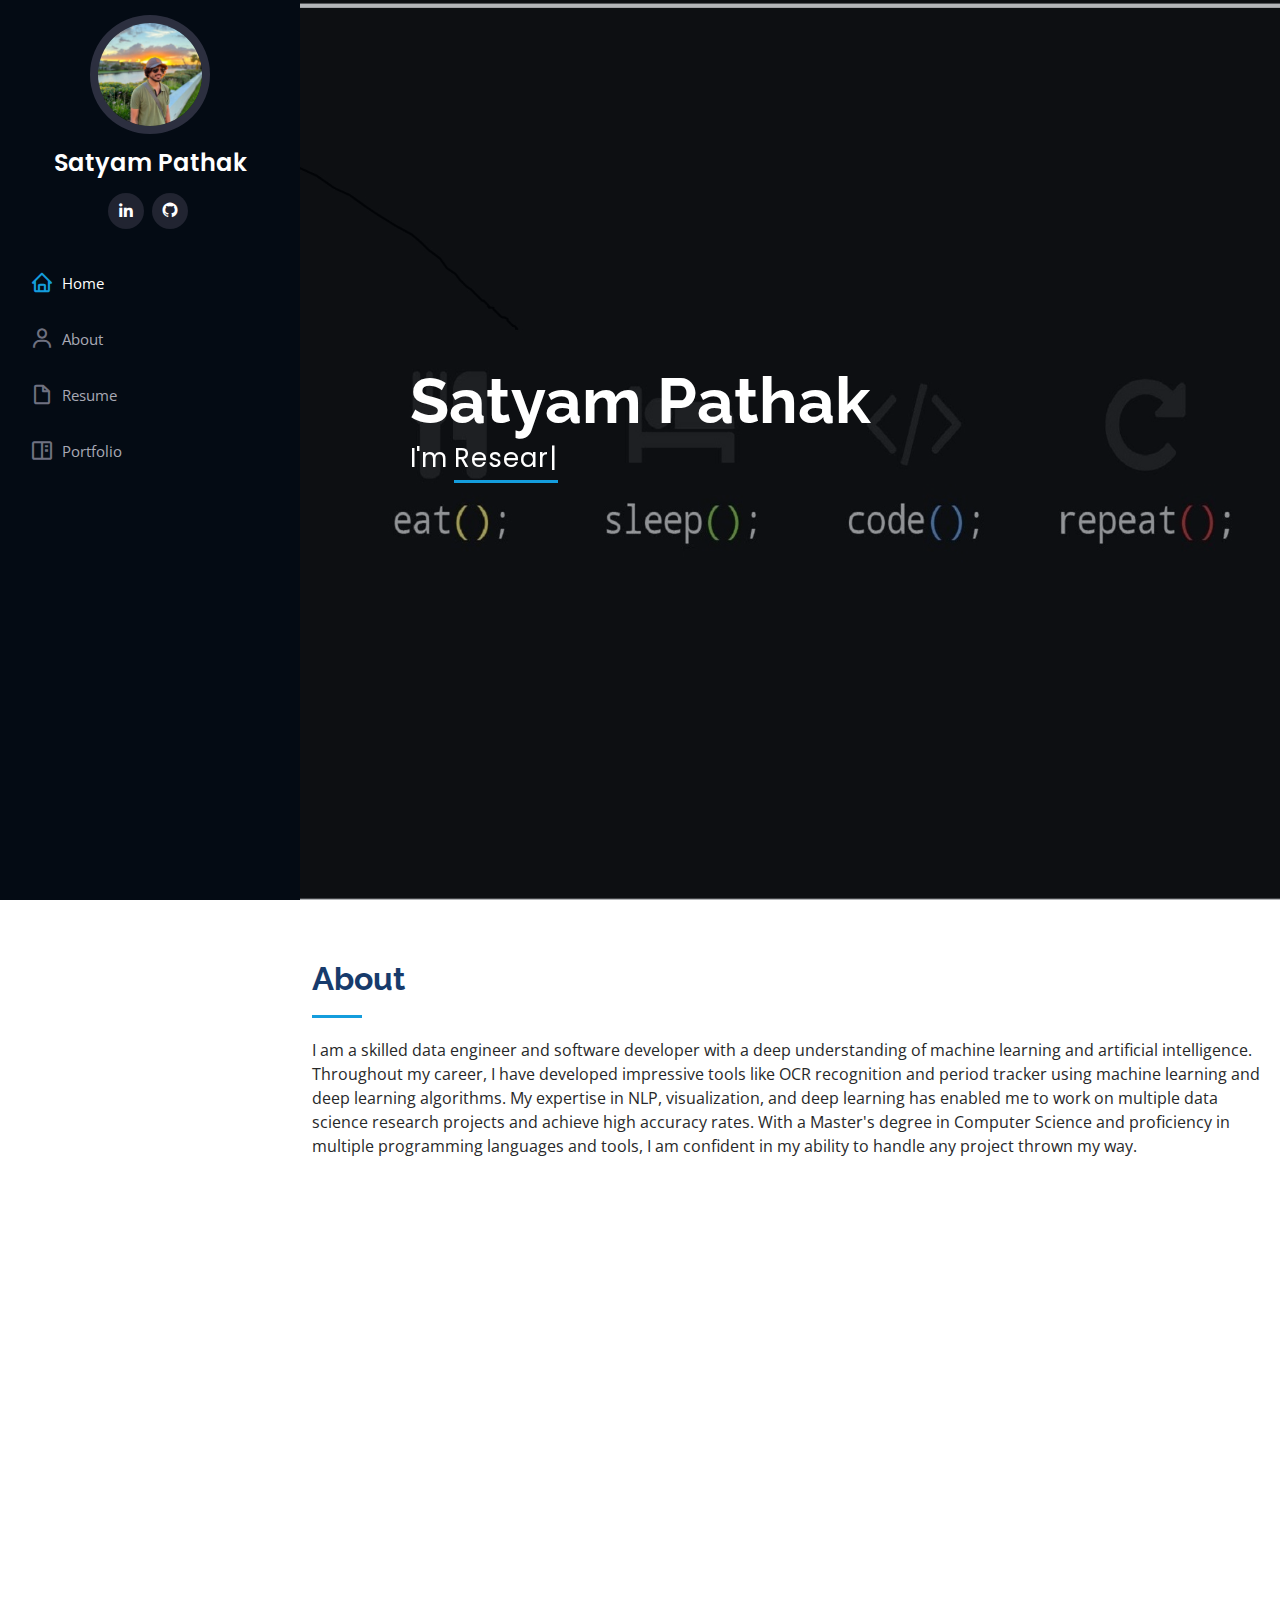
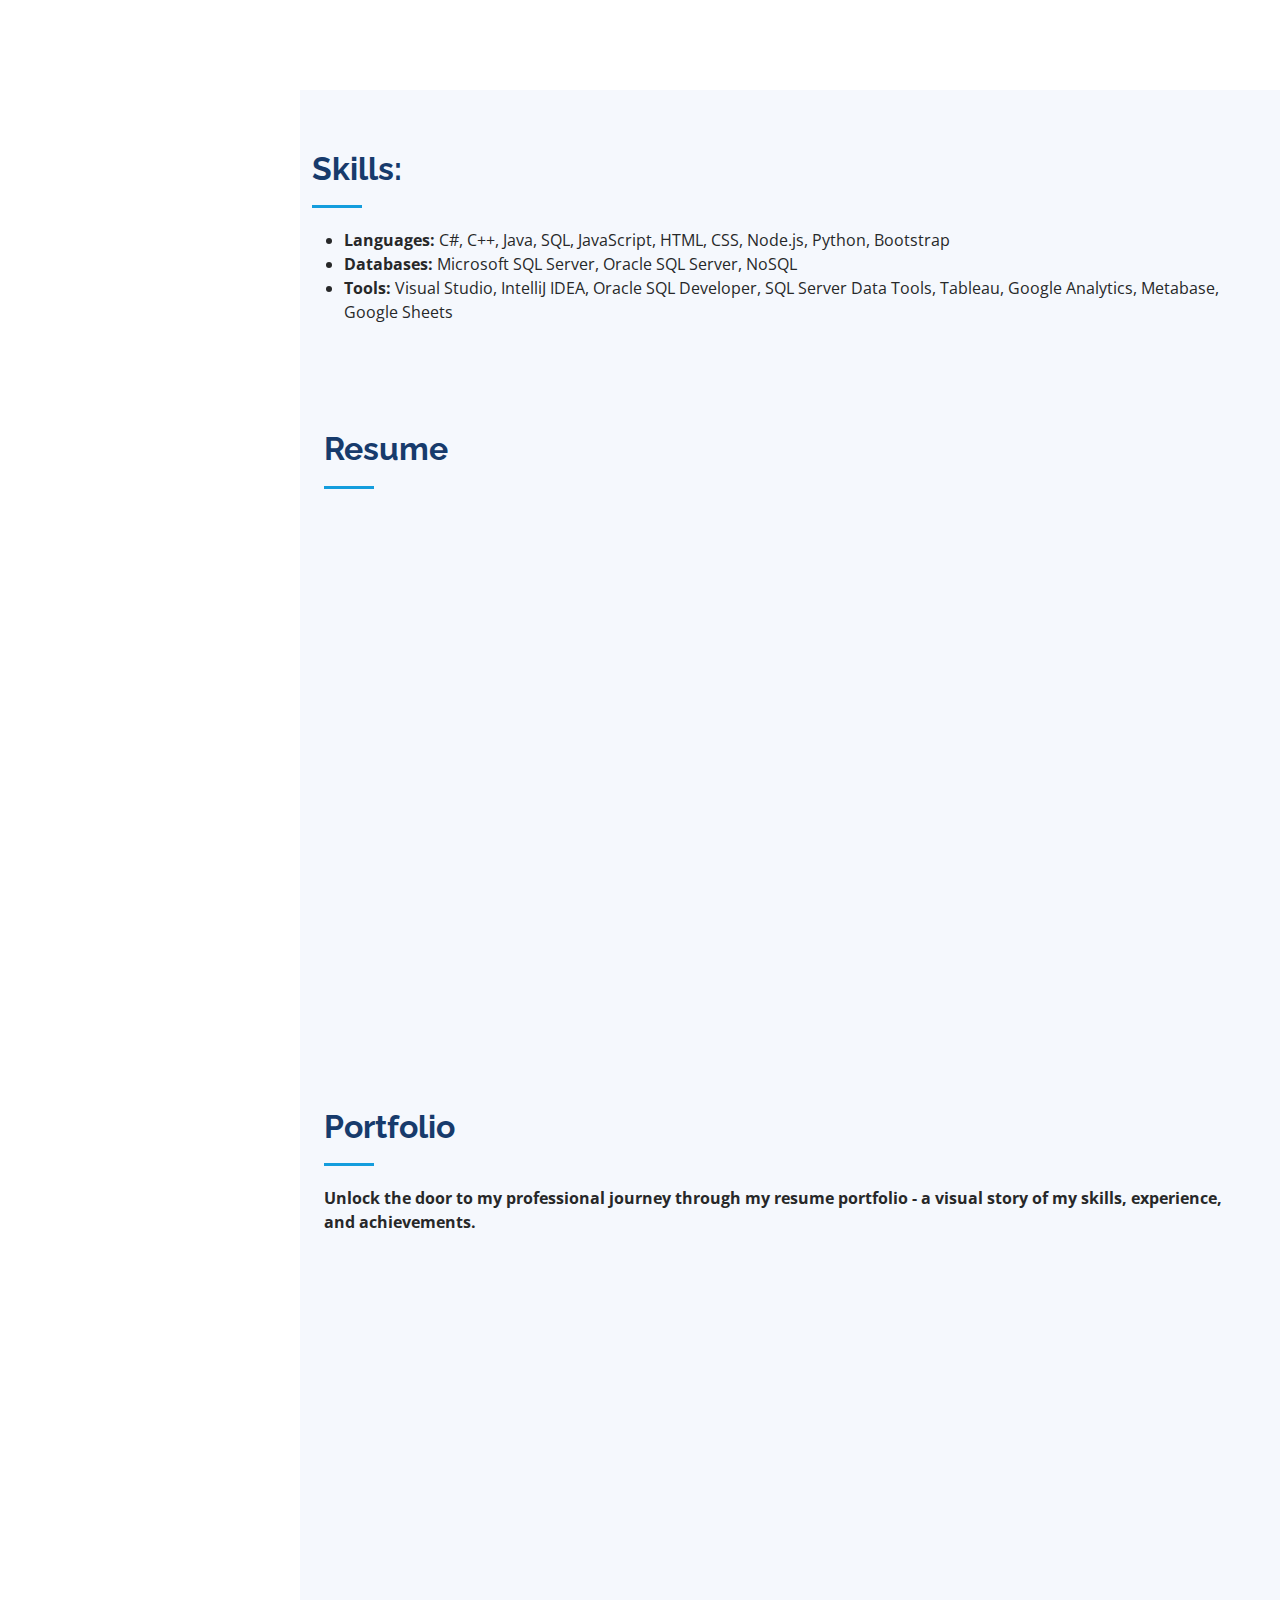
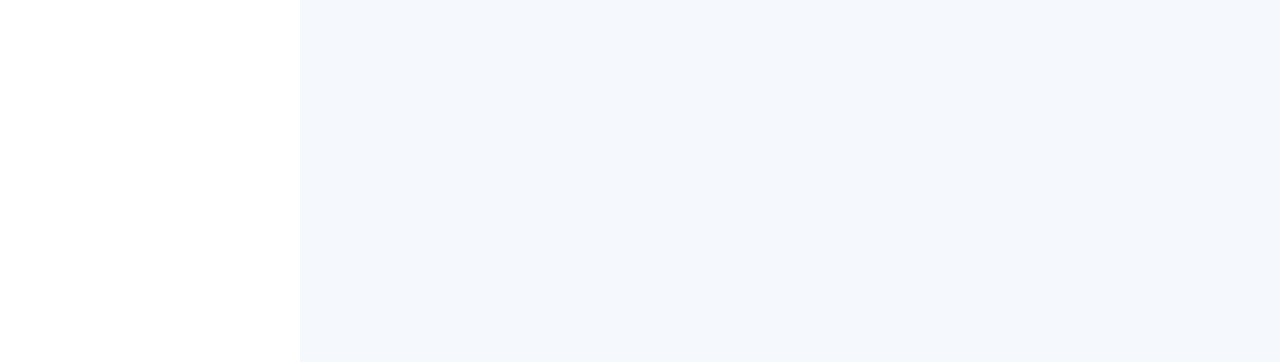
<file: index.html>
<!DOCTYPE html>
<html lang="en">

<head>
  <meta charset="utf-8">
  <meta content="width=device-width, initial-scale=1.0" name="viewport">

  <title>iPortfolio Bootstrap Template - Index</title>
  <meta content="" name="description">
  <meta content="" name="keywords">

  <!-- Favicons -->
  <link href="assets/img/favicon.png" rel="icon">
  <link href="assets/img/apple-touch-icon.png" rel="apple-touch-icon">

  <!-- Google Fonts -->
  <link href="https://fonts.googleapis.com/css?family=Open+Sans:300,300i,400,400i,600,600i,700,700i|Raleway:300,300i,400,400i,500,500i,600,600i,700,700i|Poppins:300,300i,400,400i,500,500i,600,600i,700,700i" rel="stylesheet">

  <!-- Vendor CSS Files -->
  <link href="assets/vendor/aos/aos.css" rel="stylesheet">
  <link href="assets/vendor/bootstrap/css/bootstrap.min.css" rel="stylesheet">
  <link href="assets/vendor/bootstrap-icons/bootstrap-icons.css" rel="stylesheet">
  <link href="assets/vendor/boxicons/css/boxicons.min.css" rel="stylesheet">
  <link href="assets/vendor/glightbox/css/glightbox.min.css" rel="stylesheet">
  <link href="assets/vendor/swiper/swiper-bundle.min.css" rel="stylesheet">

  <!-- Template Main CSS File -->
  <link href="assets/css/style.css" rel="stylesheet">

  <!-- =======================================================
  * Template Name: iPortfolio - v3.10.0
  * Template URL: https://bootstrapmade.com/iportfolio-bootstrap-portfolio-websites-template/
  * Author: BootstrapMade.com
  * License: https://bootstrapmade.com/license/
  ======================================================== -->
</head>

<body>

  <!-- ======= Mobile nav toggle button ======= -->
  <i class="bi bi-list mobile-nav-toggle d-xl-none"></i>

  <!-- ======= Header ======= -->
  <header id="header">
    <div class="d-flex flex-column">

      <div class="profile">
        <img src="assets/img/profile-img.jpeg" alt="" class="img-fluid rounded-circle">
        <h1 class="text-light"><a href="index.html">Satyam Pathak</a></h1>
        <div class="social-links mt-3 text-center">
          <!-- <a href="#" class="twitter"><i class="bx bxl-twitter"></i></a>
          <a href="#" class="facebook"><i class="bx bxl-facebook"></i></a>
          <a href="#" class="instagram"><i class="bx bxl-instagram"></i></a>
          <a href="#" class="google-plus"><i class="bx bxl-skype"></i></a> -->
          <a href="https://www.linkedin.com/in/satyam-pathak-71b73b169/" class="linkedin"><i class="bx bxl-linkedin"></i></a>
          <a href="https://github.com/satyam3988" class="linkedin"><i class="bx bxl-github"></i></a>
        </div>
      </div>

      <nav id="navbar" class="nav-menu navbar">
        <ul>
          <li><a href="#hero" class="nav-link scrollto active"><i class="bx bx-home"></i> <span>Home</span></a></li>
          <li><a href="#about" class="nav-link scrollto"><i class="bx bx-user"></i> <span>About</span></a></li>
          <li><a href="#resume" class="nav-link scrollto"><i class="bx bx-file-blank"></i> <span>Resume</span></a></li>
          <li><a href="#portfolio" class="nav-link scrollto"><i class="bx bx-book-content"></i> <span>Portfolio</span></a></li>
        </ul>
      </nav><!-- .nav-menu -->
    </div>
  </header><!-- End Header -->

  <!-- ======= Hero Section ======= -->
  <section id="hero" class="d-flex flex-column justify-content-center align-items-center">
    <div class="hero-container" data-aos="fade-in">
      <h1>Satyam Pathak</h1>
      <p>I'm <span class="typed" data-typed-items="Research Assistant,Full Stack Developer, Freelancer, Data Engineer"></span></p>
    </div>
  </section><!-- End Hero -->

  <main id="main">

    <!-- ======= About Section ======= -->
    <section id="about" class="about">
      <div class="container">

        <div class="section-title">
          <h2>About</h2>
          <p>I am a skilled data engineer and software developer with a deep understanding of machine learning and artificial intelligence. Throughout my career, I have developed impressive tools like OCR recognition and period tracker using machine learning and deep learning algorithms. My expertise in NLP, visualization, and deep learning has enabled me to work on multiple data science research projects and achieve high accuracy rates. With a Master's degree in Computer Science and proficiency in multiple programming languages and tools, I am confident in my ability to handle any project thrown my way.</p>
        </div>

        <div class="row">
          <div class="col-lg-4" data-aos="fade-right">
            <img src="assets/img/wl.jpg" class="img-fluid" alt="">
          </div>
          <div class="col-lg-8 pt-4 pt-lg-0 content" data-aos="fade-left">
            <h3>Data Engineer &amp; Software Developer.</h3>
            <p class="fst-italic">
              Satyam Pathak is a skilled Data Engineer and Software Developer from Long Beach, California with a strong understanding of machine learning and artificial intelligence. He has developed various applications using machine learning and deep learning algorithms, and has experience in NLP, visualization, and deep learning. Satyam is proficient in programming languages like C#, C++, Java, SQL, JavaScript, HTML, CSS, Node.js, Python, Bootstrap, and React.js, and is adept in database management tools like Microsoft SQL Server, Oracle SQL Server, and NoSQL. He also possesses software development skills using tools such as Visual Studio, IntelliJ IDEA, Oracle SQL Developer, SQL Server Data tools, Tableau, Google Analytics, Metabase, and Google Sheets.
            </p>
            <div class="row">
              <div class="col-lg-6">
                <ul>
                  <li><i class="bi bi-chevron-right"></i> <strong>Birthday:</strong> <span>23 July 1999</span></li>
                  <li><i class="bi bi-chevron-right"></i> <strong>Phone:</strong> <span>+562 538 3577</span></li>
                  <li><i class="bi bi-chevron-right"></i> <strong>City:</strong> <span>California, USA</span></li>
                </ul>
              </div>
              <div class="col-lg-6">
                <ul>
                  <li><i class="bi bi-chevron-right"></i> <strong>Age:</strong> <span>23</span></li>
                  <li><i class="bi bi-chevron-right"></i> <strong>Degree:</strong> <span>Master</span></li>
                  <li><i class="bi bi-chevron-right"></i> <strong>Email:</strong> <span>pathaksatyam@gmail.com/span></li>
                </ul>
              </div>
            </div>
          </div>
        </div>

      </div>
    </section><!-- End About Section -->

    <!-- ======= Skills Section ======= -->
    <section id="skills" class="skills section-bg">
      <div class="container">

        <div class="section-title">
          <div>
            <h2>Skills:</h2>
            <ul>
              <li><strong>Languages:</strong> C#, C++, Java, SQL, JavaScript, HTML, CSS, Node.js, Python, Bootstrap</li>
              <li><strong>Databases:</strong> Microsoft SQL Server, Oracle SQL Server, NoSQL</li>
              <li><strong>Tools:</strong> Visual Studio, IntelliJ IDEA, Oracle SQL Developer, SQL Server Data Tools, Tableau, Google Analytics, Metabase, Google Sheets</li>
            </ul>
          </div>        
        </div>
<!-- 
        <div class="row skills-content">

          <div class="col-lg-6" data-aos="fade-up">

            <div class="progress">
              <span class="skill">HTML <i class="val">100%</i></span>
              <div class="progress-bar-wrap">
                <div class="progress-bar" role="progressbar" aria-valuenow="100" aria-valuemin="0" aria-valuemax="100"></div>
              </div>
            </div>

            <div class="progress">
              <span class="skill">CSS <i class="val">90%</i></span>
              <div class="progress-bar-wrap">
                <div class="progress-bar" role="progressbar" aria-valuenow="90" aria-valuemin="0" aria-valuemax="100"></div>
              </div>
            </div>

            <div class="progress">
              <span class="skill">JavaScript <i class="val">75%</i></span>
              <div class="progress-bar-wrap">
                <div class="progress-bar" role="progressbar" aria-valuenow="75" aria-valuemin="0" aria-valuemax="100"></div>
              </div>
            </div>

          </div>

          <div class="col-lg-6" data-aos="fade-up" data-aos-delay="100">

            <div class="progress">
              <span class="skill">PHP <i class="val">80%</i></span>
              <div class="progress-bar-wrap">
                <div class="progress-bar" role="progressbar" aria-valuenow="80" aria-valuemin="0" aria-valuemax="100"></div>
              </div>
            </div>

            <div class="progress">
              <span class="skill">WordPress/CMS <i class="val">90%</i></span>
              <div class="progress-bar-wrap">
                <div class="progress-bar" role="progressbar" aria-valuenow="90" aria-valuemin="0" aria-valuemax="100"></div>
              </div>
            </div>

            <div class="progress">
              <span class="skill">Photoshop <i class="val">55%</i></span>
              <div class="progress-bar-wrap">
                <div class="progress-bar" role="progressbar" aria-valuenow="55" aria-valuemin="0" aria-valuemax="100"></div>
              </div>
            </div>

          </div>

        </div>

      </div>
    </section>End Skills Section -->

    <!-- ======= Resume Section ======= -->
    <section id="resume" class="resume">
      <div class="container">

        <div class="section-title">
          <h2>Resume</h2>
          <!-- <p>
            Data engineer with excellent understanding Of Machine learning and artificial Intelligence
            Developed OCR Recognition tool,
             Period tracker and feature classification using machine learning and deep learning algorithms.
            Rich experience in the field of NLP, Visualization and Deep learning. Initiative taker, good time management & communication skills along with
            problem-solving skills.

          </p> -->
        </div>

        <div class="row">
          <div class="col-lg-6" data-aos="fade-up">
            <!-- <h3 class="resume-title">Sumary</h3>
            <div class="resume-item pb-0">
              <h4>Alex Smith</h4>
              <p><em>Innovative and deadline-driven Graphic Designer with 3+ years of experience designing and developing user-centered digital/print marketing material from initial concept to final, polished deliverable.</em></p>
              <ul>
                <li>Portland par 127,Orlando, FL</li>
                <li>(123) 456-7891</li>
                <li>alice.barkley@example.com</li>
              </ul>
            </div> -->

            <h3 class="resume-title">Education</h3>
            <div class="resume-item">
              <h4>Master Of Science, Computer Science</h4>
              <h5>2022 - 2024</h5>
              <p><em>California State University Long Beach, USA</em></p>
              <!-- <p>Qui deserunt veniam. Et sed aliquam labore tempore sed quisquam iusto autem sit. Ea vero voluptatum qui ut dignissimos deleniti nerada porti sand markend</p> -->
            </div>
            <div class="resume-item">
              <h4>Bachelor Of Technology,  Computer and Communication Engineering</h4>
              <h5>2018 - 2022</h5>
              <p><em>Manipal Institute Of Technology, India</em></p>
             <!-- <p>
              Feature Classification Of Mobile Phones
              ICAITPR - 2022 • May 2021 - July 2022
              <li></li>Created a Single Page Application for classification and visualization of mobile features using JavaScript, Bootstrap and css.
              • For Backend developed the dataset by creating a real-time web scrapper that searched Flipkart and Amazon for reviews, then used Python to clean
              and pre-process the data, and finally created the Single page application for visualization using Bootstrap and Javascript.
              •The project's findings compiled into a research paper, published in an IEEE conference. at Artificial Intelligence Trends and Pattern Recognition
              ICAITPR - 2022. Tools used Python, CSS, Javascript, Google sheet, Parse Hub.
              • Demonstrated a high level of precision and effectiveness with an accuracy rate of 82%. -->

            </div>
          </div>
          <div class="col-lg-6" data-aos="fade-up" data-aos-delay="100">
            <h3 class="resume-title">Professional Experience</h3>
            <div class="resume-item">
              <h4>Graduate Research Assistant</h4>
              <h5>2022 - Present</h5>
              <p><em>California State University, Long Beach </em></p>
              <ul>
                <li>Working on 2 major data science research projects at Deep Learning Research Lab led by Dr. Jucheol Moon</li>
                <!-- <li> Implementing Gait Classification using Encoder and Decoder in a Two-Head Network Classifier, resulting in 97% Accuracy </li>
                <li>Gathering data trough wearable devices sensors and implementing an interpretable DNN model using explainable methods, such as layer-wise
                  relevance propagation and sensitivity analysis to achieve given accuracy.</li> -->
              </ul>
            </div>
            <div class="resume-item">
              <h4>Data Engineering Intern</h4>
              <h5>January 2022 - July 2022</h5>
              <p><em>Front Row Education, Bangalore, India</em></p>
              <ul>
                <!-- <li>Developed 7 day MIS Report of different channels of the company using Javascript, Google sheets, python and SQL</li> -->
                <li>Created automated process for continuous integration of MIS reports.</li>
                <!-- <li>Took initiative to develop fully automated form builder extension in Google sheets using JavaScript, SQL</li>
                <li>Reduced manual intervention and time by 80%, increased accuracy of reports by 90 % which resulted in reduction in operational cost and improved
                  overall performance.
                </li> -->
              </ul>
            </div>
          </div>
        </div>

      </div>
    </section><!-- End Resume Section -->

    <!-- ======= Portfolio Section ======= -->
    <section id="portfolio" class="portfolio section-bg">
      <div class="container">

        <div class="section-title">
          <h2>Portfolio</h2>
          <!-- <p>Unlock the door to my professional journey through my resume portfolio - a visual story of my skills, experience, and achievements.</p> -->
          <div>
            <strong>Unlock the door to my professional journey through my resume portfolio - a visual story of my skills, experience, and achievements.</strong>
        </div>
        </div>

        <div class="row" data-aos="fade-up">
          <div class="col-lg-12 d-flex justify-content-center">
            <ul id="portfolio-flters">
              <li data-filter="*" class="filter-active">All</li>
              <li data-filter=".filter-app">Research</li>
              <li data-filter=".filter-card">Web development</li>
              <li data-filter=".filter-web">Data Science</li>
            </ul>
          </div>
        </div>

        <div class="row portfolio-container" data-aos="fade-up" data-aos-delay="100">

          <div class="col-lg-4 col-md-6 portfolio-item filter-app">
            <div class="portfolio-wrap">
              <img src="assets/img/portfolio/po1.jfif" class="img-fluid" alt="">
              <div class="portfolio-links">
                <a href="assets/img/portfolio/po1.jfif" data-gallery="portfolioGallery" class="portfolio-lightbox" title="App 1"><i class="bx bx-plus"></i></a>
                <a href="portfolio-details1.html" title="More Details"><i class="bx bx-link"></i></a>
              </div>
            </div>
          </div>

          <div class="col-lg-4 col-md-6 portfolio-item filter-web">
            <div class="portfolio-wrap">
              <img src="assets/img/portfolio/Reinforcement_learning.png" class="img-fluid" alt="">
              <div class="portfolio-links">
                <a href="assets/img/portfolio/Reinforcement_learning.png" data-gallery="portfolioGallery" class="portfolio-lightbox" title="Web 3"><i class="bx bx-plus"></i></a>
                <a href="portfolio-details2.html" title="More Details"><i class="bx bx-link"></i></a>
              </div>
            </div>
          </div>

          <div class="col-lg-4 col-md-6 portfolio-item filter-app">
            <div class="portfolio-wrap">
              <img src="assets/img/portfolio/Gait-Cycle.png" class="img-fluid" alt="">
              <div class="portfolio-links">
                <a href="assets/img/portfolio/Gait-Cycle.png" data-gallery="portfolioGallery" class="portfolio-lightbox" title="App 2"><i class="bx bx-plus"></i></a>
                <a href="portfolio-details3.html" title="More Details"><i class="bx bx-link"></i></a>
              </div>
            </div>
          </div>

          <div class="col-lg-4 col-md-6 portfolio-item filter-card">
            <div class="portfolio-wrap">
              <img src="assets/img/portfolio/passion.png" class="img-fluid" alt="">
              <div class="portfolio-links">
                <a href="assets/img/portfolio/passion.png" data-gallery="portfolioGallery" class="portfolio-lightbox" title="Card 2"><i class="bx bx-plus"></i></a>
                <a href="portfolio-details4.html" title="More Details"><i class="bx bx-link"></i></a>
              </div>
            </div>
          </div>
<!-- 
          <div class="col-lg-4 col-md-6 portfolio-item filter-web">
            <div class="portfolio-wrap">
              <img src="assets/img/portfolio/portfolio-5.jpg" class="img-fluid" alt="">
              <div class="portfolio-links">
                <a href="assets/img/portfolio/portfolio-5.jpg" data-gallery="portfolioGallery" class="portfolio-lightbox" title="Web 2"><i class="bx bx-plus"></i></a>
                <a href="portfolio-details.html" title="More Details"><i class="bx bx-link"></i></a>
              </div>
            </div>
          </div> -->
<!-- 
          <div class="col-lg-4 col-md-6 portfolio-item filter-app">
            <div class="portfolio-wrap">
              <img src="assets/img/portfolio/portfolio-6.jpg" class="img-fluid" alt="">
              <div class="portfolio-links">
                <a href="assets/img/portfolio/portfolio-6.jpg" data-gallery="portfolioGallery" class="portfolio-lightbox" title="App 3"><i class="bx bx-plus"></i></a>
                <a href="portfolio-details.html" title="More Details"><i class="bx bx-link"></i></a>
              </div>
            </div>
          </div> -->

          <!-- <div class="col-lg-4 col-md-6 portfolio-item filter-card">
            <div class="portfolio-wrap">
              <img src="assets/img/portfolio/portfolio-7.jpg" class="img-fluid" alt="">
              <div class="portfolio-links">
                <a href="assets/img/portfolio/portfolio-7.jpg" data-gallery="portfolioGallery" class="portfolio-lightbox" title="Card 1"><i class="bx bx-plus"></i></a>
                <a href="portfolio-details.html" title="More Details"><i class="bx bx-link"></i></a>
              </div>
            </div>
          </div> -->

          <!-- <div class="col-lg-4 col-md-6 portfolio-item filter-card">
            <div class="portfolio-wrap">
              <img src="assets/img/portfolio/portfolio-8.jpg" class="img-fluid" alt="">
              <div class="portfolio-links">
                <a href="assets/img/portfolio/portfolio-8.jpg" data-gallery="portfolioGallery" class="portfolio-lightbox" title="Card 3"><i class="bx bx-plus"></i></a>
                <a href="portfolio-details.html" title="More Details"><i class="bx bx-link"></i></a>
              </div>
            </div>
          </div> -->
<!-- 
          <div class="col-lg-4 col-md-6 portfolio-item filter-web">
            <div class="portfolio-wrap">
              <img src="assets/img/portfolio/portfolio-9.jpg" class="img-fluid" alt="">
              <div class="portfolio-links">
                <a href="assets/img/portfolio/portfolio-9.jpg" data-gallery="portfolioGallery" class="portfolio-lightbox" title="Web 3"><i class="bx bx-plus"></i></a>
                <a href="portfolio-details.html" title="More Details"><i class="bx bx-link"></i></a>
              </div>
            </div>
          </div> -->

        </div>

      </div>
    </section><!-- End Portfolio Section -->




  </main><!-- End #main -->

  <!-- ======= Footer ======= -->
  <footer id="footer">
    <div class="container">
      <div class="copyright">
        <!-- &copy; Copyright <strong><span>iPortfolio</span></strong> -->
      </div>
      <div class="credits">
        <!-- All the links in the footer should remain intact. -->
        <!-- You can delete the links only if you purchased the pro version. -->
        <!-- Licensing information: https://bootstrapmade.com/license/ -->
        <!-- Purchase the pro version with working PHP/AJAX contact form: https://bootstrapmade.com/iportfolio-bootstrap-portfolio-websites-template/ -->
        <!-- Designed by <a href="https://bootstrapmade.com/">BootstrapMade</a> -->
      </div>
    </div>
  </footer><!-- End  Footer -->

  <a href="#" class="back-to-top d-flex align-items-center justify-content-center"><i class="bi bi-arrow-up-short"></i></a>

  <!-- Vendor JS Files -->
  <script src="assets/vendor/purecounter/purecounter_vanilla.js"></script>
  <script src="assets/vendor/aos/aos.js"></script>
  <script src="assets/vendor/bootstrap/js/bootstrap.bundle.min.js"></script>
  <script src="assets/vendor/glightbox/js/glightbox.min.js"></script>
  <script src="assets/vendor/isotope-layout/isotope.pkgd.min.js"></script>
  <script src="assets/vendor/swiper/swiper-bundle.min.js"></script>
  <script src="assets/vendor/typed.js/typed.min.js"></script>
  <script src="assets/vendor/waypoints/noframework.waypoints.js"></script>
  <script src="assets/vendor/php-email-form/validate.js"></script>

  <!-- Template Main JS File -->
  <script src="assets/js/main.js"></script>

</body>

</html>
</file>
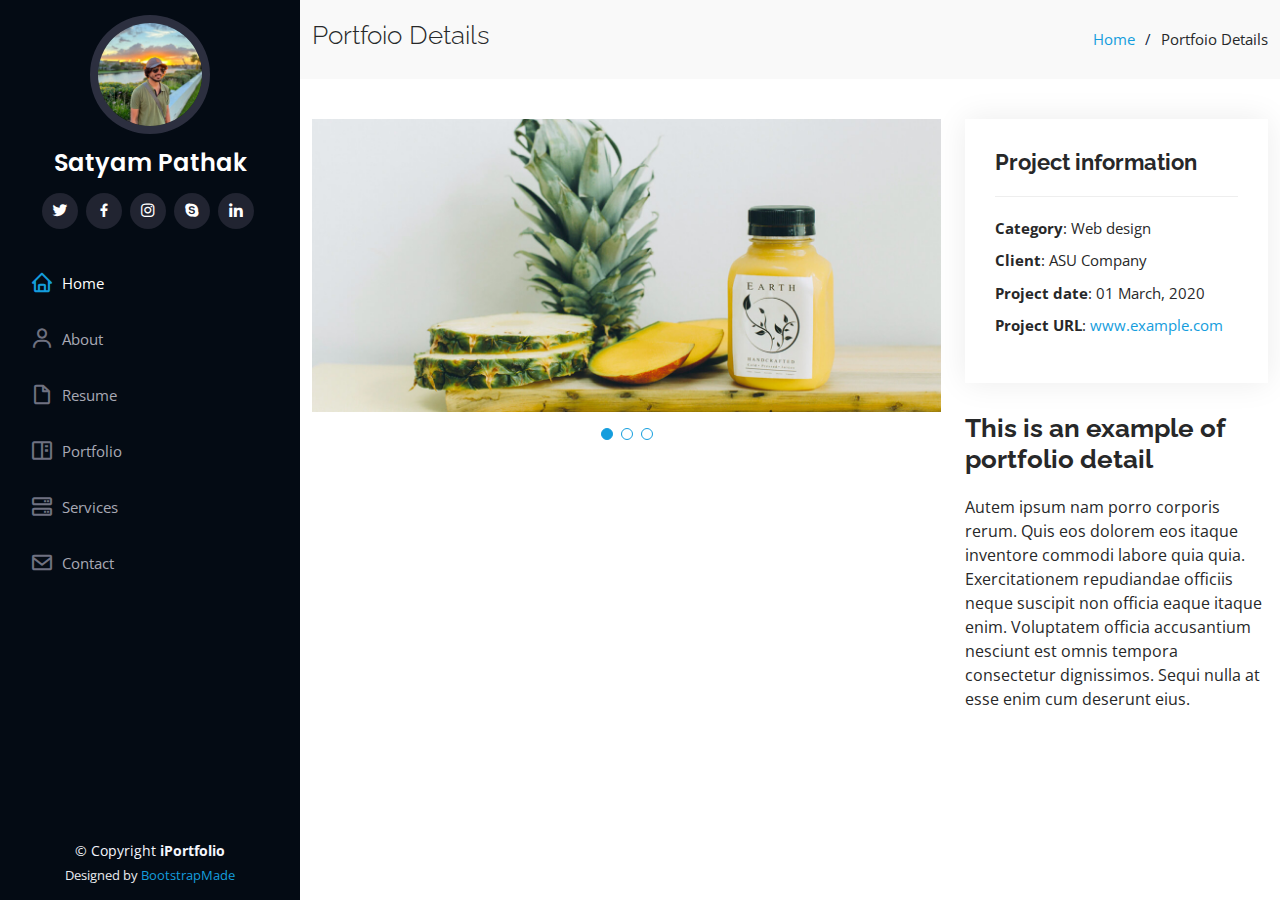
<file: portfolio-details.html>
<!DOCTYPE html>
<html lang="en">

<head>
  <meta charset="utf-8">
  <meta content="width=device-width, initial-scale=1.0" name="viewport">

  <title>Portfolio Details - iPortfolio Bootstrap Template</title>
  <meta content="" name="description">
  <meta content="" name="keywords">

  <!-- Favicons -->
  <link href="assets/img/favicon.png" rel="icon">
  <link href="assets/img/apple-touch-icon.png" rel="apple-touch-icon">

  <!-- Google Fonts -->
  <link href="https://fonts.googleapis.com/css?family=Open+Sans:300,300i,400,400i,600,600i,700,700i|Raleway:300,300i,400,400i,500,500i,600,600i,700,700i|Poppins:300,300i,400,400i,500,500i,600,600i,700,700i" rel="stylesheet">

  <!-- Vendor CSS Files -->
  <link href="assets/vendor/aos/aos.css" rel="stylesheet">
  <link href="assets/vendor/bootstrap/css/bootstrap.min.css" rel="stylesheet">
  <link href="assets/vendor/bootstrap-icons/bootstrap-icons.css" rel="stylesheet">
  <link href="assets/vendor/boxicons/css/boxicons.min.css" rel="stylesheet">
  <link href="assets/vendor/glightbox/css/glightbox.min.css" rel="stylesheet">
  <link href="assets/vendor/swiper/swiper-bundle.min.css" rel="stylesheet">

  <!-- Template Main CSS File -->
  <link href="assets/css/style.css" rel="stylesheet">

  <!-- =======================================================
  * Template Name: iPortfolio - v3.10.0
  * Template URL: https://bootstrapmade.com/iportfolio-bootstrap-portfolio-websites-template/
  * Author: BootstrapMade.com
  * License: https://bootstrapmade.com/license/
  ======================================================== -->
</head>

<body>

  <!-- ======= Mobile nav toggle button ======= -->
  <i class="bi bi-list mobile-nav-toggle d-xl-none"></i>

  <!-- ======= Header ======= -->
  <header id="header">
    <div class="d-flex flex-column">

      <div class="profile">
        <img src="assets/img/profile-img.jpeg" alt="" class="img-fluid rounded-circle">
        <h1 class="text-light"><a href="index.html">Satyam Pathak</a></h1>
        <div class="social-links mt-3 text-center">
          <a href="#" class="twitter"><i class="bx bxl-twitter"></i></a>
          <a href="#" class="facebook"><i class="bx bxl-facebook"></i></a>
          <a href="#" class="instagram"><i class="bx bxl-instagram"></i></a>
          <a href="#" class="google-plus"><i class="bx bxl-skype"></i></a>
          <a href="#" class="linkedin"><i class="bx bxl-linkedin"></i></a>
        </div>
      </div>

      <nav id="navbar" class="nav-menu navbar">
        <ul>
          <li><a href="#hero" class="nav-link scrollto active"><i class="bx bx-home"></i> <span>Home</span></a></li>
          <li><a href="#about" class="nav-link scrollto"><i class="bx bx-user"></i> <span>About</span></a></li>
          <li><a href="#resume" class="nav-link scrollto"><i class="bx bx-file-blank"></i> <span>Resume</span></a></li>
          <li><a href="#portfolio" class="nav-link scrollto"><i class="bx bx-book-content"></i> <span>Portfolio</span></a></li>
          <li><a href="#services" class="nav-link scrollto"><i class="bx bx-server"></i> <span>Services</span></a></li>
          <li><a href="#contact" class="nav-link scrollto"><i class="bx bx-envelope"></i> <span>Contact</span></a></li>
        </ul>
      </nav><!-- .nav-menu -->
    </div>
  </header><!-- End Header -->

  <main id="main">

    <!-- ======= Breadcrumbs ======= -->
    <section id="breadcrumbs" class="breadcrumbs">
      <div class="container">

        <div class="d-flex justify-content-between align-items-center">
          <h2>Portfoio Details</h2>
          <ol>
            <li><a href="index.html">Home</a></li>
            <li>Portfoio Details</li>
          </ol>
        </div>

      </div>
    </section><!-- End Breadcrumbs -->

    <!-- ======= Portfolio Details Section ======= -->
    <section id="portfolio-details" class="portfolio-details">
      <div class="container">

        <div class="row gy-4">

          <div class="col-lg-8">
            <div class="portfolio-details-slider swiper">
              <div class="swiper-wrapper align-items-center">

                <div class="swiper-slide">
                  <img src="assets/img/portfolio/portfolio-details-1.jpg" alt="">
                </div>

                <div class="swiper-slide">
                  <img src="assets/img/portfolio/portfolio-details-2.jpg" alt="">
                </div>

                <div class="swiper-slide">
                  <img src="assets/img/portfolio/portfolio-details-3.jpg" alt="">
                </div>

              </div>
              <div class="swiper-pagination"></div>
            </div>
          </div>

          <div class="col-lg-4">
            <div class="portfolio-info">
              <h3>Project information</h3>
              <ul>
                <li><strong>Category</strong>: Web design</li>
                <li><strong>Client</strong>: ASU Company</li>
                <li><strong>Project date</strong>: 01 March, 2020</li>
                <li><strong>Project URL</strong>: <a href="#">www.example.com</a></li>
              </ul>
            </div>
            <div class="portfolio-description">
              <h2>This is an example of portfolio detail</h2>
              <p>
                Autem ipsum nam porro corporis rerum. Quis eos dolorem eos itaque inventore commodi labore quia quia. Exercitationem repudiandae officiis neque suscipit non officia eaque itaque enim. Voluptatem officia accusantium nesciunt est omnis tempora consectetur dignissimos. Sequi nulla at esse enim cum deserunt eius.
              </p>
            </div>
          </div>

        </div>

      </div>
    </section><!-- End Portfolio Details Section -->

  </main><!-- End #main -->

  <!-- ======= Footer ======= -->
  <footer id="footer">
    <div class="container">
      <div class="copyright">
        &copy; Copyright <strong><span>iPortfolio</span></strong>
      </div>
      <div class="credits">
        <!-- All the links in the footer should remain intact. -->
        <!-- You can delete the links only if you purchased the pro version. -->
        <!-- Licensing information: https://bootstrapmade.com/license/ -->
        <!-- Purchase the pro version with working PHP/AJAX contact form: https://bootstrapmade.com/iportfolio-bootstrap-portfolio-websites-template/ -->
        Designed by <a href="https://bootstrapmade.com/">BootstrapMade</a>
      </div>
    </div>
  </footer><!-- End  Footer -->

  <a href="#" class="back-to-top d-flex align-items-center justify-content-center"><i class="bi bi-arrow-up-short"></i></a>

  <!-- Vendor JS Files -->
  <script src="assets/vendor/purecounter/purecounter_vanilla.js"></script>
  <script src="assets/vendor/aos/aos.js"></script>
  <script src="assets/vendor/bootstrap/js/bootstrap.bundle.min.js"></script>
  <script src="assets/vendor/glightbox/js/glightbox.min.js"></script>
  <script src="assets/vendor/isotope-layout/isotope.pkgd.min.js"></script>
  <script src="assets/vendor/swiper/swiper-bundle.min.js"></script>
  <script src="assets/vendor/typed.js/typed.min.js"></script>
  <script src="assets/vendor/waypoints/noframework.waypoints.js"></script>
  <script src="assets/vendor/php-email-form/validate.js"></script>

  <!-- Template Main JS File -->
  <script src="assets/js/main.js"></script>

</body>

</html>
</file>
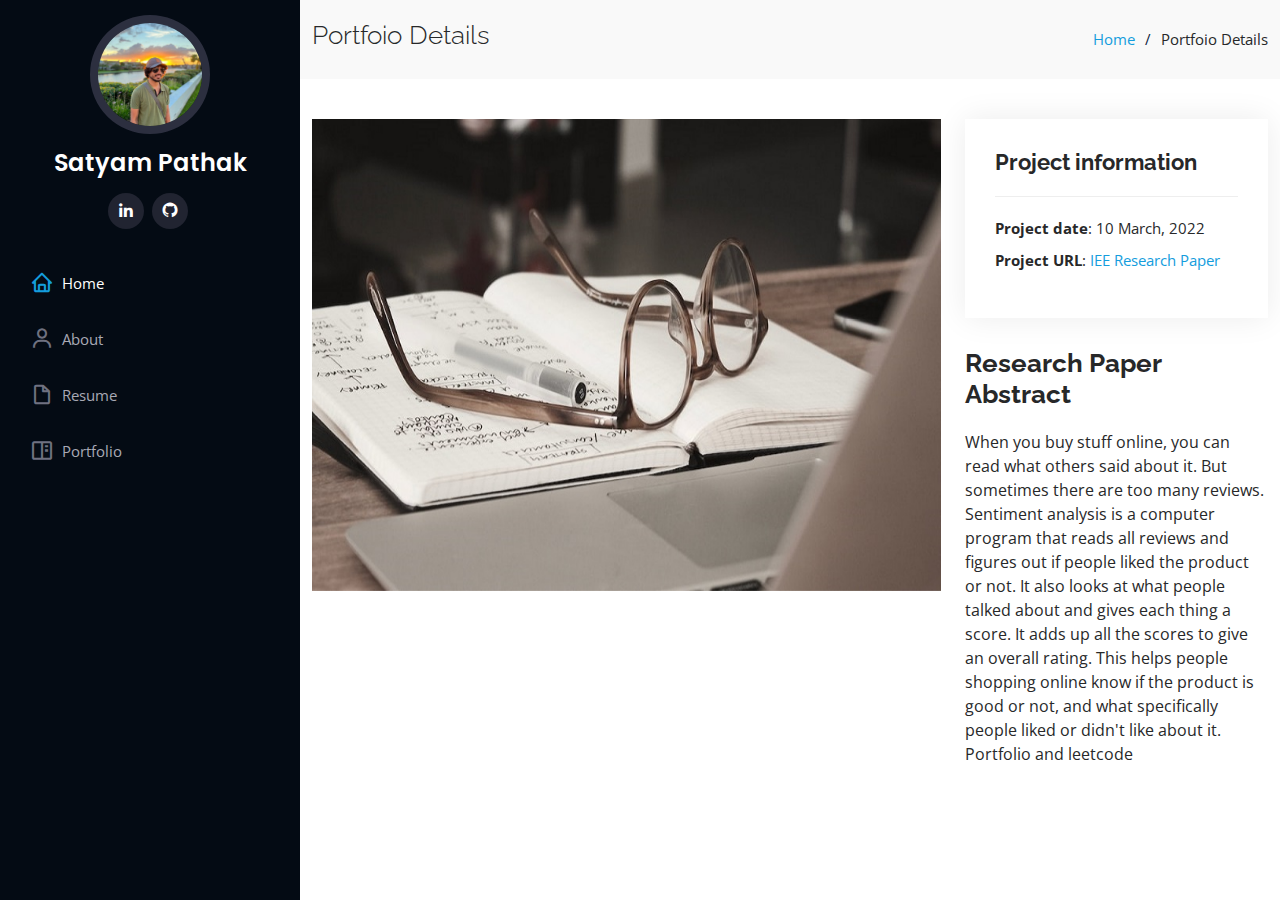
<file: portfolio-details1.html>
<!DOCTYPE html>
<html lang="en">

<head>
  <meta charset="utf-8">
  <meta content="width=device-width, initial-scale=1.0" name="viewport">

  <title>Portfolio Details - iPortfolio Bootstrap Template</title>
  <meta content="" name="description">
  <meta content="" name="keywords">

  <!-- Favicons -->
  <link href="assets/img/favicon.png" rel="icon">
  <link href="assets/img/apple-touch-icon.png" rel="apple-touch-icon">

  <!-- Google Fonts -->
  <link href="https://fonts.googleapis.com/css?family=Open+Sans:300,300i,400,400i,600,600i,700,700i|Raleway:300,300i,400,400i,500,500i,600,600i,700,700i|Poppins:300,300i,400,400i,500,500i,600,600i,700,700i" rel="stylesheet">

  <!-- Vendor CSS Files -->
  <link href="assets/vendor/aos/aos.css" rel="stylesheet">
  <link href="assets/vendor/bootstrap/css/bootstrap.min.css" rel="stylesheet">
  <link href="assets/vendor/bootstrap-icons/bootstrap-icons.css" rel="stylesheet">
  <link href="assets/vendor/boxicons/css/boxicons.min.css" rel="stylesheet">
  <link href="assets/vendor/glightbox/css/glightbox.min.css" rel="stylesheet">
  <link href="assets/vendor/swiper/swiper-bundle.min.css" rel="stylesheet">

  <!-- Template Main CSS File -->
  <link href="assets/css/style.css" rel="stylesheet">

  <!-- =======================================================
  * Template Name: iPortfolio - v3.10.0
  * Template URL: https://bootstrapmade.com/iportfolio-bootstrap-portfolio-websites-template/
  * Author: BootstrapMade.com
  * License: https://bootstrapmade.com/license/
  ======================================================== -->
</head>

<body>

  <!-- ======= Mobile nav toggle button ======= -->
  <i class="bi bi-list mobile-nav-toggle d-xl-none"></i>

  <!-- ======= Header ======= -->
  <header id="header">
    <div class="d-flex flex-column">

      <div class="profile">
        <img src="assets/img/profile-img.jpeg" alt="" class="img-fluid rounded-circle">
        <h1 class="text-light"><a href="index.html">Satyam Pathak</a></h1>
        <div class="social-links mt-3 text-center">
          <a href="https://www.linkedin.com/in/satyam-pathak-71b73b169/" class="linkedin"><i class="bx bxl-linkedin"></i></a>
          <a href="https://github.com/satyam3988" class="linkedin"><i class="bx bxl-github"></i></a>
        </div>
      </div>

      <nav id="navbar" class="nav-menu navbar">
        <ul>
          <li><a href="#hero" class="nav-link scrollto active"><i class="bx bx-home"></i> <span>Home</span></a></li>
          <li><a href="#about" class="nav-link scrollto"><i class="bx bx-user"></i> <span>About</span></a></li>
          <li><a href="#resume" class="nav-link scrollto"><i class="bx bx-file-blank"></i> <span>Resume</span></a></li>
          <li><a href="#portfolio" class="nav-link scrollto"><i class="bx bx-book-content"></i> <span>Portfolio</span></a></li>
        </ul>
      </nav><!-- .nav-menu -->
    </div>
  </header><!-- End Header -->

  <main id="main">

    <!-- ======= Breadcrumbs ======= -->
    <section id="breadcrumbs" class="breadcrumbs">
      <div class="container">

        <div class="d-flex justify-content-between align-items-center">
          <h2>Portfoio Details</h2>
          <ol>
            <li><a href="index.html">Home</a></li>
            <li>Portfoio Details</li>
          </ol>
        </div>

      </div>
    </section><!-- End Breadcrumbs -->

    <!-- ======= Portfolio Details Section ======= -->
    <section id="portfolio-details" class="portfolio-details">
      <div class="container">

        <div class="row gy-4">

          <div class="col-lg-8">
            <div class="portfolio-details-slider swiper">
              <div class="swiper-wrapper align-items-center">

                <div class="swiper-slide">
                  <img src="assets/img/portfolio/po1.jfif" alt="">
                </div>
<!-- 
                <div class="swiper-slide">
                  <img src="assets/img/portfolio/portfolio-details-2.jpg" alt="">
                </div>

                <div class="swiper-slide">
                  <img src="assets/img/portfolio/portfolio-details-3.jpg" alt="">
                </div> -->

              </div>
              <div class="swiper-pagination"></div>
            </div>
          </div>

          <div class="col-lg-4">
            <div class="portfolio-info">
              <h3>Project information</h3>
              <ul>
                <!-- <li><strong>Category</strong>: Web design</li>
                <li><strong>Client</strong>: ASU Company</li> -->
                <li><strong>Project date</strong>: 10 March, 2022</li>
                <li><strong>Project URL</strong>: <a href="https://ieeexplore.ieee.org/document/9844200">IEE Research Paper</a></li>
              </ul>
            </div>
            <div class="portfolio-description">
              <h2>Research Paper Abstract</h2>
              <p>
                When you buy stuff online, you can read what others said about it. But sometimes there are too many reviews. Sentiment analysis is a computer program that reads all reviews and figures out if people liked the product or not. It also looks at what people talked about and gives each thing a score. It adds up all the scores to give an overall rating. This helps people shopping online know if the product is good or not, and what specifically people liked or didn't like about it.
                Portfolio and leetcode
              </p>
            </div>
          </div>

        </div>

      </div>
    </section><!-- End Portfolio Details Section -->

  </main><!-- End #main -->



  <a href="#" class="back-to-top d-flex align-items-center justify-content-center"><i class="bi bi-arrow-up-short"></i></a>

  <!-- Vendor JS Files -->
  <script src="assets/vendor/purecounter/purecounter_vanilla.js"></script>
  <script src="assets/vendor/aos/aos.js"></script>
  <script src="assets/vendor/bootstrap/js/bootstrap.bundle.min.js"></script>
  <script src="assets/vendor/glightbox/js/glightbox.min.js"></script>
  <script src="assets/vendor/isotope-layout/isotope.pkgd.min.js"></script>
  <script src="assets/vendor/swiper/swiper-bundle.min.js"></script>
  <script src="assets/vendor/typed.js/typed.min.js"></script>
  <script src="assets/vendor/waypoints/noframework.waypoints.js"></script>
  <script src="assets/vendor/php-email-form/validate.js"></script>

  <!-- Template Main JS File -->
  <script src="assets/js/main.js"></script>

</body>

</html>
</file>
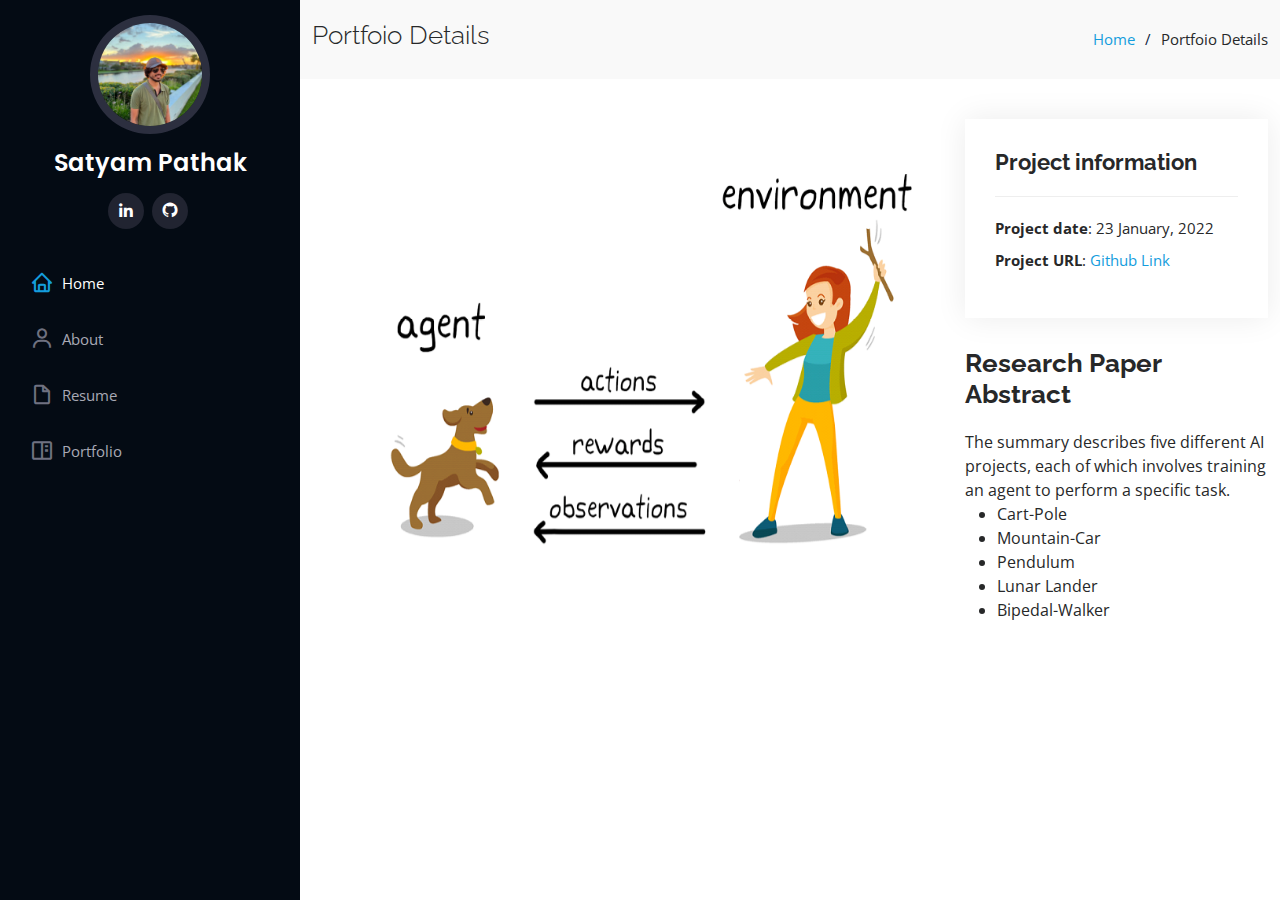
<file: portfolio-details2.html>
<!DOCTYPE html>
<html lang="en">

<head>
  <meta charset="utf-8">
  <meta content="width=device-width, initial-scale=1.0" name="viewport">

  <title>Portfolio Details - iPortfolio Bootstrap Template</title>
  <meta content="" name="description">
  <meta content="" name="keywords">

  <!-- Favicons -->
  <link href="assets/img/favicon.png" rel="icon">
  <link href="assets/img/apple-touch-icon.png" rel="apple-touch-icon">

  <!-- Google Fonts -->
  <link href="https://fonts.googleapis.com/css?family=Open+Sans:300,300i,400,400i,600,600i,700,700i|Raleway:300,300i,400,400i,500,500i,600,600i,700,700i|Poppins:300,300i,400,400i,500,500i,600,600i,700,700i" rel="stylesheet">

  <!-- Vendor CSS Files -->
  <link href="assets/vendor/aos/aos.css" rel="stylesheet">
  <link href="assets/vendor/bootstrap/css/bootstrap.min.css" rel="stylesheet">
  <link href="assets/vendor/bootstrap-icons/bootstrap-icons.css" rel="stylesheet">
  <link href="assets/vendor/boxicons/css/boxicons.min.css" rel="stylesheet">
  <link href="assets/vendor/glightbox/css/glightbox.min.css" rel="stylesheet">
  <link href="assets/vendor/swiper/swiper-bundle.min.css" rel="stylesheet">

  <!-- Template Main CSS File -->
  <link href="assets/css/style.css" rel="stylesheet">

  <!-- =======================================================
  * Template Name: iPortfolio - v3.10.0
  * Template URL: https://bootstrapmade.com/iportfolio-bootstrap-portfolio-websites-template/
  * Author: BootstrapMade.com
  * License: https://bootstrapmade.com/license/
  ======================================================== -->
</head>

<body>

  <!-- ======= Mobile nav toggle button ======= -->
  <i class="bi bi-list mobile-nav-toggle d-xl-none"></i>

  <!-- ======= Header ======= -->
  <header id="header">
    <div class="d-flex flex-column">

      <div class="profile">
        <img src="assets/img/profile-img.jpeg" alt="" class="img-fluid rounded-circle">
        <h1 class="text-light"><a href="index.html">Satyam Pathak</a></h1>
        <div class="social-links mt-3 text-center">
          <a href="https://www.linkedin.com/in/satyam-pathak-71b73b169/" class="linkedin"><i class="bx bxl-linkedin"></i></a>
          <a href="https://github.com/satyam3988" class="linkedin"><i class="bx bxl-github"></i></a>
        </div>
      </div>

      <nav id="navbar" class="nav-menu navbar">
        <ul>
          <li><a href="#hero" class="nav-link scrollto active"><i class="bx bx-home"></i> <span>Home</span></a></li>
          <li><a href="#about" class="nav-link scrollto"><i class="bx bx-user"></i> <span>About</span></a></li>
          <li><a href="#resume" class="nav-link scrollto"><i class="bx bx-file-blank"></i> <span>Resume</span></a></li>
          <li><a href="#portfolio" class="nav-link scrollto"><i class="bx bx-book-content"></i> <span>Portfolio</span></a></li>
        </ul>
      </nav><!-- .nav-menu -->
    </div>
  </header><!-- End Header -->

  <main id="main">

    <!-- ======= Breadcrumbs ======= -->
    <section id="breadcrumbs" class="breadcrumbs">
      <div class="container">

        <div class="d-flex justify-content-between align-items-center">
          <h2>Portfoio Details</h2>
          <ol>
            <li><a href="index.html">Home</a></li>
            <li>Portfoio Details</li>
          </ol>
        </div>

      </div>
    </section><!-- End Breadcrumbs -->

    <!-- ======= Portfolio Details Section ======= -->
    <section id="portfolio-details" class="portfolio-details">
      <div class="container">

        <div class="row gy-4">

          <div class="col-lg-8">
            <div class="portfolio-details-slider swiper">
              <div class="swiper-wrapper align-items-center">

                <div class="swiper-slide">
                  <img src="assets/img/portfolio/Reinforcement_learning.png" alt="">
                </div>
<!-- 
                <div class="swiper-slide">
                  <img src="assets/img/portfolio/portfolio-details-2.jpg" alt="">
                </div>

                <div class="swiper-slide">
                  <img src="assets/img/portfolio/portfolio-details-3.jpg" alt="">
                </div> -->

              </div>
              <div class="swiper-pagination"></div>
            </div>
          </div>

          <div class="col-lg-4">
            <div class="portfolio-info">
              <h3>Project information</h3>
              <ul>
                <!-- <li><strong>Category</strong>: Web design</li>
                <li><strong>Client</strong>: ASU Company</li> -->
                <li><strong>Project date</strong>: 23 January, 2022</li>
                <li><strong>Project URL</strong>: <a href="https://github.com/satyam3988/Reinforcement_learning">Github Link</a></li>
              </ul>
            </div>
            <div class="portfolio-description">
              <h2>Research Paper Abstract</h2>
              <div>
                The summary describes five different AI projects, each of which involves training an agent to perform a specific task.
                <ul>
                <li>Cart-Pole</li>
                <li>Mountain-Car</li>
                <li>Pendulum</li>
                <li>Lunar Lander</li>
                <li>Bipedal-Walker</li>
                </ul>
                </div>
            </div>
          </div>

        </div>

      </div>
    </section><!-- End Portfolio Details Section -->

  </main><!-- End #main -->



  <a href="#" class="back-to-top d-flex align-items-center justify-content-center"><i class="bi bi-arrow-up-short"></i></a>

  <!-- Vendor JS Files -->
  <script src="assets/vendor/purecounter/purecounter_vanilla.js"></script>
  <script src="assets/vendor/aos/aos.js"></script>
  <script src="assets/vendor/bootstrap/js/bootstrap.bundle.min.js"></script>
  <script src="assets/vendor/glightbox/js/glightbox.min.js"></script>
  <script src="assets/vendor/isotope-layout/isotope.pkgd.min.js"></script>
  <script src="assets/vendor/swiper/swiper-bundle.min.js"></script>
  <script src="assets/vendor/typed.js/typed.min.js"></script>
  <script src="assets/vendor/waypoints/noframework.waypoints.js"></script>
  <script src="assets/vendor/php-email-form/validate.js"></script>

  <!-- Template Main JS File -->
  <script src="assets/js/main.js"></script>

</body>

</html>
</file>
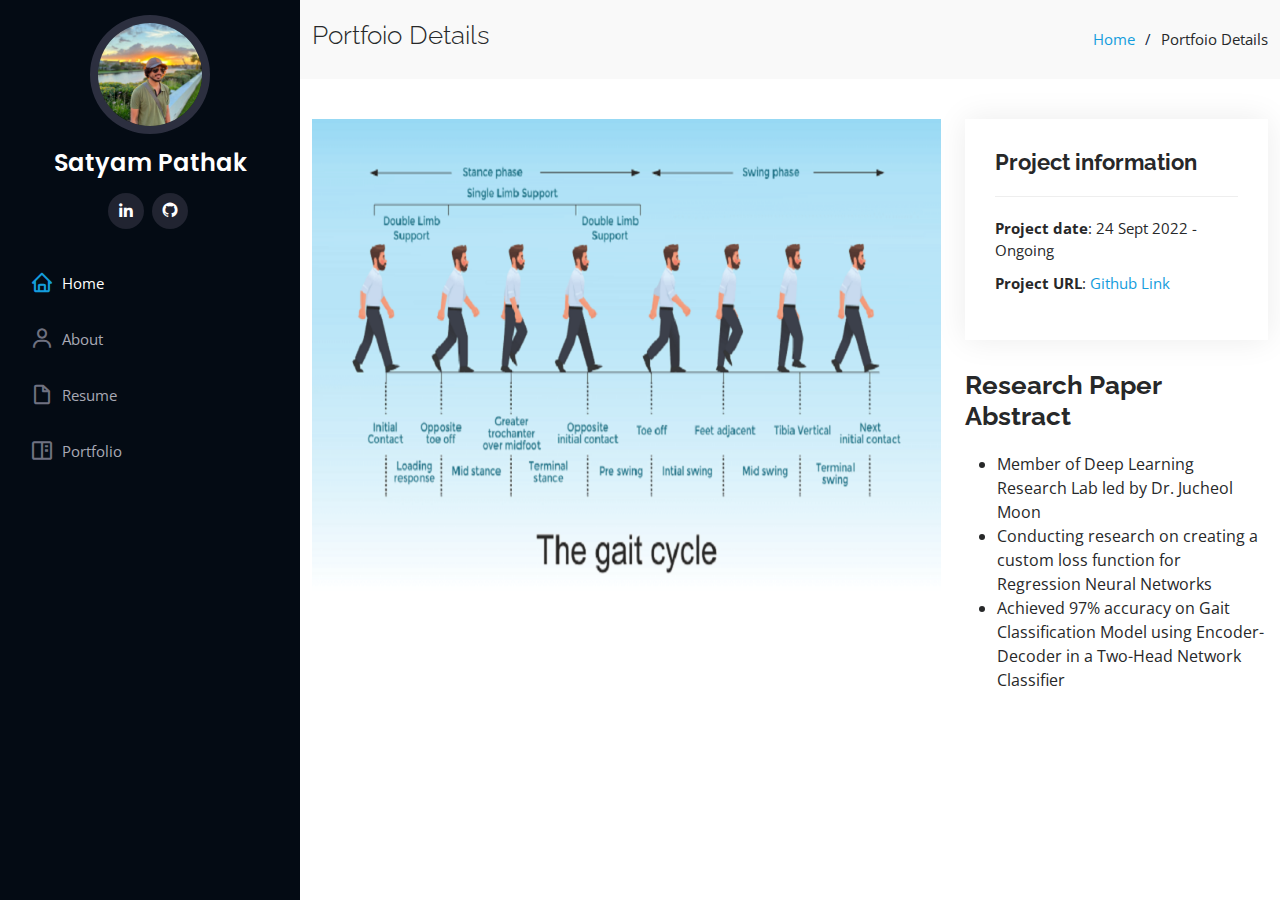
<file: portfolio-details3.html>
<!DOCTYPE html>
<html lang="en">

<head>
  <meta charset="utf-8">
  <meta content="width=device-width, initial-scale=1.0" name="viewport">

  <title>Portfolio Details - iPortfolio Bootstrap Template</title>
  <meta content="" name="description">
  <meta content="" name="keywords">

  <!-- Favicons -->
  <link href="assets/img/favicon.png" rel="icon">
  <link href="assets/img/apple-touch-icon.png" rel="apple-touch-icon">

  <!-- Google Fonts -->
  <link href="https://fonts.googleapis.com/css?family=Open+Sans:300,300i,400,400i,600,600i,700,700i|Raleway:300,300i,400,400i,500,500i,600,600i,700,700i|Poppins:300,300i,400,400i,500,500i,600,600i,700,700i" rel="stylesheet">

  <!-- Vendor CSS Files -->
  <link href="assets/vendor/aos/aos.css" rel="stylesheet">
  <link href="assets/vendor/bootstrap/css/bootstrap.min.css" rel="stylesheet">
  <link href="assets/vendor/bootstrap-icons/bootstrap-icons.css" rel="stylesheet">
  <link href="assets/vendor/boxicons/css/boxicons.min.css" rel="stylesheet">
  <link href="assets/vendor/glightbox/css/glightbox.min.css" rel="stylesheet">
  <link href="assets/vendor/swiper/swiper-bundle.min.css" rel="stylesheet">

  <!-- Template Main CSS File -->
  <link href="assets/css/style.css" rel="stylesheet">

  <!-- =======================================================
  * Template Name: iPortfolio - v3.10.0
  * Template URL: https://bootstrapmade.com/iportfolio-bootstrap-portfolio-websites-template/
  * Author: BootstrapMade.com
  * License: https://bootstrapmade.com/license/
  ======================================================== -->
</head>

<body>

  <!-- ======= Mobile nav toggle button ======= -->
  <i class="bi bi-list mobile-nav-toggle d-xl-none"></i>

  <!-- ======= Header ======= -->
  <header id="header">
    <div class="d-flex flex-column">

      <div class="profile">
        <img src="assets/img/profile-img.jpeg" alt="" class="img-fluid rounded-circle">
        <h1 class="text-light"><a href="index.html">Satyam Pathak</a></h1>
        <div class="social-links mt-3 text-center">
          <a href="https://www.linkedin.com/in/satyam-pathak-71b73b169/" class="linkedin"><i class="bx bxl-linkedin"></i></a>
          <a href="https://github.com/satyam3988" class="linkedin"><i class="bx bxl-github"></i></a>
        </div>
      </div>

      <nav id="navbar" class="nav-menu navbar">
        <ul>
          <li><a href="#hero" class="nav-link scrollto active"><i class="bx bx-home"></i> <span>Home</span></a></li>
          <li><a href="#about" class="nav-link scrollto"><i class="bx bx-user"></i> <span>About</span></a></li>
          <li><a href="#resume" class="nav-link scrollto"><i class="bx bx-file-blank"></i> <span>Resume</span></a></li>
          <li><a href="#portfolio" class="nav-link scrollto"><i class="bx bx-book-content"></i> <span>Portfolio</span></a></li>
        </ul>
      </nav><!-- .nav-menu -->
    </div>
  </header><!-- End Header -->

  <main id="main">

    <!-- ======= Breadcrumbs ======= -->
    <section id="breadcrumbs" class="breadcrumbs">
      <div class="container">

        <div class="d-flex justify-content-between align-items-center">
          <h2>Portfoio Details</h2>
          <ol>
            <li><a href="index.html">Home</a></li>
            <li>Portfoio Details</li>
          </ol>
        </div>

      </div>
    </section><!-- End Breadcrumbs -->

    <!-- ======= Portfolio Details Section ======= -->
    <section id="portfolio-details" class="portfolio-details">
      <div class="container">

        <div class="row gy-4">

          <div class="col-lg-8">
            <div class="portfolio-details-slider swiper">
              <div class="swiper-wrapper align-items-center">

                <div class="swiper-slide">
                  <img src="assets/img/portfolio/Gait-Cycle.png" alt="">
                </div>
<!-- 
                <div class="swiper-slide">
                  <img src="assets/img/portfolio/portfolio-details-2.jpg" alt="">
                </div>

                <div class="swiper-slide">
                  <img src="assets/img/portfolio/portfolio-details-3.jpg" alt="">
                </div> -->

              </div>
              <div class="swiper-pagination"></div>
            </div>
          </div>

          <div class="col-lg-4">
            <div class="portfolio-info">
              <h3>Project information</h3>
              <ul>
                <!-- <li><strong>Category</strong>: Web design</li>
                <li><strong>Client</strong>: ASU Company</li> -->
                <li><strong>Project date</strong>: 24 Sept 2022 - Ongoing</li>
                <li><strong>Project URL</strong>: <a href="https://github.com/csulb-datascience/Ensemble-Deep-Learning-for-Gait-Identification">Github Link</a></li>
              </ul>
            </div>
            <div class="portfolio-description">
              <h2>Research Paper Abstract</h2>
              <div>
                <ul>
                  <li>Member of Deep Learning Research Lab led by Dr. Jucheol Moon</li>
                  <li>Conducting research on creating a custom loss function for Regression Neural Networks</li>
                  <li>Achieved 97% accuracy on Gait Classification Model using Encoder-Decoder in a Two-Head Network Classifier</li>
                </ul>
              </div>
            </div>
          </div>

        </div>

      </div>
    </section><!-- End Portfolio Details Section -->

  </main><!-- End #main -->



  <a href="#" class="back-to-top d-flex align-items-center justify-content-center"><i class="bi bi-arrow-up-short"></i></a>

  <!-- Vendor JS Files -->
  <script src="assets/vendor/purecounter/purecounter_vanilla.js"></script>
  <script src="assets/vendor/aos/aos.js"></script>
  <script src="assets/vendor/bootstrap/js/bootstrap.bundle.min.js"></script>
  <script src="assets/vendor/glightbox/js/glightbox.min.js"></script>
  <script src="assets/vendor/isotope-layout/isotope.pkgd.min.js"></script>
  <script src="assets/vendor/swiper/swiper-bundle.min.js"></script>
  <script src="assets/vendor/typed.js/typed.min.js"></script>
  <script src="assets/vendor/waypoints/noframework.waypoints.js"></script>
  <script src="assets/vendor/php-email-form/validate.js"></script>

  <!-- Template Main JS File -->
  <script src="assets/js/main.js"></script>

</body>

</html>
</file>
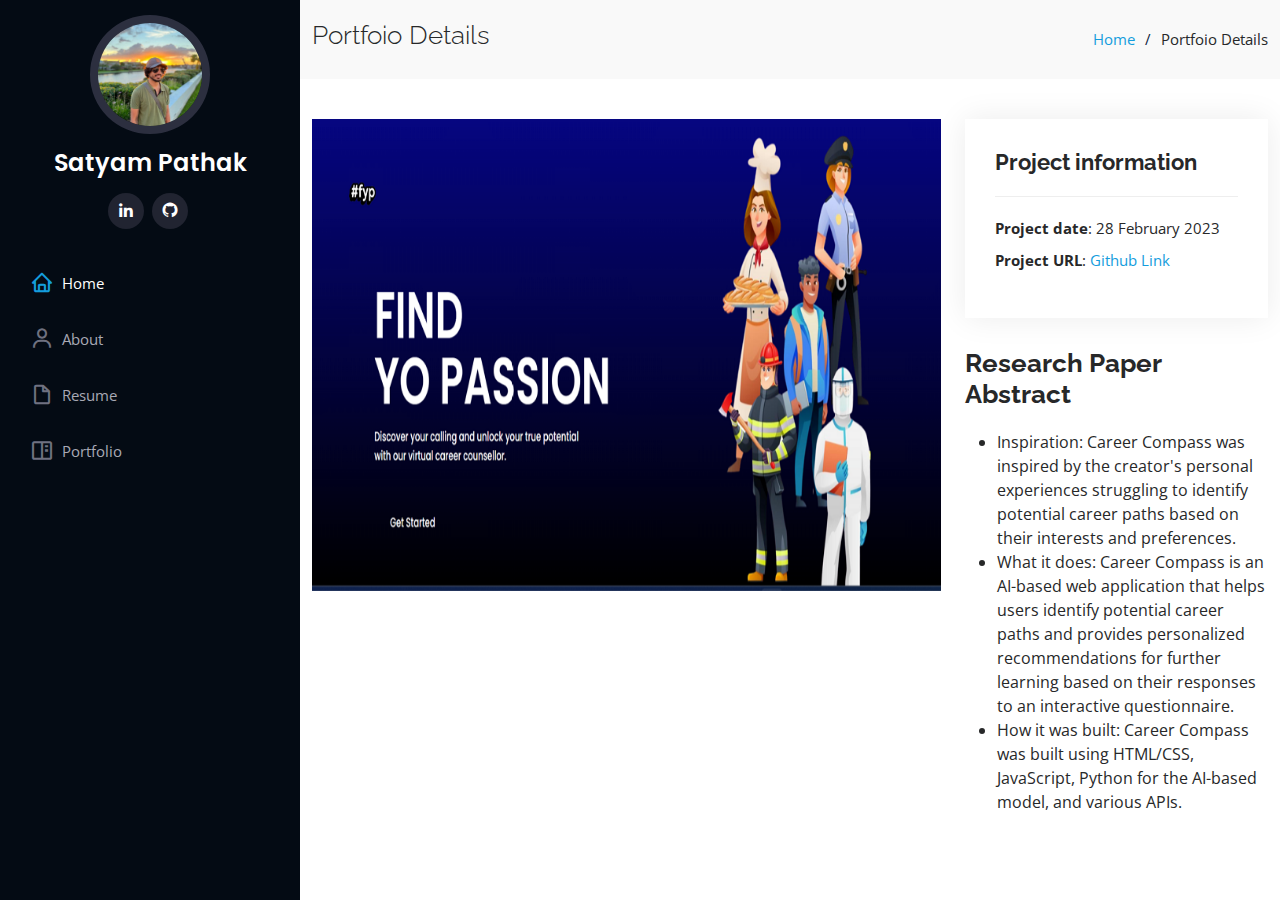
<file: portfolio-details4.html>
<!DOCTYPE html>
<html lang="en">

<head>
  <meta charset="utf-8">
  <meta content="width=device-width, initial-scale=1.0" name="viewport">

  <title>Portfolio Details - iPortfolio Bootstrap Template</title>
  <meta content="" name="description">
  <meta content="" name="keywords">

  <!-- Favicons -->
  <link href="assets/img/favicon.png" rel="icon">
  <link href="assets/img/apple-touch-icon.png" rel="apple-touch-icon">

  <!-- Google Fonts -->
  <link href="https://fonts.googleapis.com/css?family=Open+Sans:300,300i,400,400i,600,600i,700,700i|Raleway:300,300i,400,400i,500,500i,600,600i,700,700i|Poppins:300,300i,400,400i,500,500i,600,600i,700,700i" rel="stylesheet">

  <!-- Vendor CSS Files -->
  <link href="assets/vendor/aos/aos.css" rel="stylesheet">
  <link href="assets/vendor/bootstrap/css/bootstrap.min.css" rel="stylesheet">
  <link href="assets/vendor/bootstrap-icons/bootstrap-icons.css" rel="stylesheet">
  <link href="assets/vendor/boxicons/css/boxicons.min.css" rel="stylesheet">
  <link href="assets/vendor/glightbox/css/glightbox.min.css" rel="stylesheet">
  <link href="assets/vendor/swiper/swiper-bundle.min.css" rel="stylesheet">

  <!-- Template Main CSS File -->
  <link href="assets/css/style.css" rel="stylesheet">

  <!-- =======================================================
  * Template Name: iPortfolio - v3.10.0
  * Template URL: https://bootstrapmade.com/iportfolio-bootstrap-portfolio-websites-template/
  * Author: BootstrapMade.com
  * License: https://bootstrapmade.com/license/
  ======================================================== -->
</head>

<body>

  <!-- ======= Mobile nav toggle button ======= -->
  <i class="bi bi-list mobile-nav-toggle d-xl-none"></i>

  <!-- ======= Header ======= -->
  <header id="header">
    <div class="d-flex flex-column">

      <div class="profile">
        <img src="assets/img/profile-img.jpeg" alt="" class="img-fluid rounded-circle">
        <h1 class="text-light"><a href="index.html">Satyam Pathak</a></h1>
        <div class="social-links mt-3 text-center">
          <a href="https://www.linkedin.com/in/satyam-pathak-71b73b169/" class="linkedin"><i class="bx bxl-linkedin"></i></a>
          <a href="https://github.com/satyam3988" class="linkedin"><i class="bx bxl-github"></i></a>
        </div>
      </div>

      <nav id="navbar" class="nav-menu navbar">
        <ul>
          <li><a href="#hero" class="nav-link scrollto active"><i class="bx bx-home"></i> <span>Home</span></a></li>
          <li><a href="#about" class="nav-link scrollto"><i class="bx bx-user"></i> <span>About</span></a></li>
          <li><a href="#resume" class="nav-link scrollto"><i class="bx bx-file-blank"></i> <span>Resume</span></a></li>
          <li><a href="#portfolio" class="nav-link scrollto"><i class="bx bx-book-content"></i> <span>Portfolio</span></a></li>
        </ul>
      </nav><!-- .nav-menu -->
    </div>
  </header><!-- End Header -->

  <main id="main">

    <!-- ======= Breadcrumbs ======= -->
    <section id="breadcrumbs" class="breadcrumbs">
      <div class="container">

        <div class="d-flex justify-content-between align-items-center">
          <h2>Portfoio Details</h2>
          <ol>
            <li><a href="index.html">Home</a></li>
            <li>Portfoio Details</li>
          </ol>
        </div>

      </div>
    </section><!-- End Breadcrumbs -->

    <!-- ======= Portfolio Details Section ======= -->
    <section id="portfolio-details" class="portfolio-details">
      <div class="container">

        <div class="row gy-4">

          <div class="col-lg-8">
            <div class="portfolio-details-slider swiper">
              <div class="swiper-wrapper align-items-center">

                <div class="swiper-slide">
                  <img src="assets/img/portfolio/passion.png" alt="">
                </div>
<!-- 
                <div class="swiper-slide">
                  <img src="assets/img/portfolio/portfolio-details-2.jpg" alt="">
                </div>

                <div class="swiper-slide">
                  <img src="assets/img/portfolio/portfolio-details-3.jpg" alt="">
                </div> -->

              </div>
              <div class="swiper-pagination"></div>
            </div>
          </div>

          <div class="col-lg-4">
            <div class="portfolio-info">
              <h3>Project information</h3>
              <ul>
                <!-- <li><strong>Category</strong>: Web design</li>
                <li><strong>Client</strong>: ASU Company</li> -->
                <li><strong>Project date</strong>: 28 February 2023</li>
                <li><strong>Project URL</strong>: <a href="https://devpost.com/software/career-compass-ctfl1a">Github Link</a></li>
              </ul>
            </div>
            <div class="portfolio-description">
              <h2>Research Paper Abstract</h2>
              <div>
                <ul>
                  <li>Inspiration: Career Compass was inspired by the creator's personal experiences struggling to identify potential career paths based on their interests and preferences.</li>
                  <li>What it does: Career Compass is an AI-based web application that helps users identify potential career paths and provides personalized recommendations for further learning based on their responses to an interactive questionnaire.</li>
                  <li>How it was built: Career Compass was built using HTML/CSS, JavaScript, Python for the AI-based model, and various APIs.</li>
                </ul>
              </div>

        </div>

      </div>
    </section><!-- End Portfolio Details Section -->

  </main><!-- End #main -->



  <a href="#" class="back-to-top d-flex align-items-center justify-content-center"><i class="bi bi-arrow-up-short"></i></a>

  <!-- Vendor JS Files -->
  <script src="assets/vendor/purecounter/purecounter_vanilla.js"></script>
  <script src="assets/vendor/aos/aos.js"></script>
  <script src="assets/vendor/bootstrap/js/bootstrap.bundle.min.js"></script>
  <script src="assets/vendor/glightbox/js/glightbox.min.js"></script>
  <script src="assets/vendor/isotope-layout/isotope.pkgd.min.js"></script>
  <script src="assets/vendor/swiper/swiper-bundle.min.js"></script>
  <script src="assets/vendor/typed.js/typed.min.js"></script>
  <script src="assets/vendor/waypoints/noframework.waypoints.js"></script>
  <script src="assets/vendor/php-email-form/validate.js"></script>

  <!-- Template Main JS File -->
  <script src="assets/js/main.js"></script>

</body>

</html>
</file>
<file: assets/css/style.css>
/**
* Template Name: iPortfolio - v3.10.0
* Template URL: https://bootstrapmade.com/iportfolio-bootstrap-portfolio-websites-template/
* Author: BootstrapMade.com
* License: https://bootstrapmade.com/license/
*/

/*--------------------------------------------------------------
# General
--------------------------------------------------------------*/
body {
  font-family: "Open Sans", sans-serif;
  color: #272829;
}

a {
  color: #149ddd;
  text-decoration: none;
}

a:hover {
  color: #37b3ed;
  text-decoration: none;
}

h1,
h2,
h3,
h4,
h5,
h6 {
  font-family: "Raleway", sans-serif;
}

/*--------------------------------------------------------------
# Back to top button
--------------------------------------------------------------*/
.back-to-top {
  position: fixed;
  visibility: hidden;
  opacity: 0;
  right: 15px;
  bottom: 15px;
  z-index: 996;
  background: #149ddd;
  width: 40px;
  height: 40px;
  border-radius: 50px;
  transition: all 0.4s;
}

.back-to-top i {
  font-size: 28px;
  color: #fff;
  line-height: 0;
}

.back-to-top:hover {
  background: #2eafec;
  color: #fff;
}

.back-to-top.active {
  visibility: visible;
  opacity: 1;
}

/*--------------------------------------------------------------
# Header
--------------------------------------------------------------*/
#header {
  position: fixed;
  top: 0;
  left: 0;
  bottom: 0;
  width: 300px;
  transition: all ease-in-out 0.5s;
  z-index: 9997;
  transition: all 0.5s;
  padding: 0 15px;
  background: #040b14;
  overflow-y: auto;
}

#header .profile img {
  margin: 15px auto;
  display: block;
  width: 120px;
  border: 8px solid #2c2f3f;
}

#header .profile h1 {
  font-size: 24px;
  margin: 0;
  padding: 0;
  font-weight: 600;
  -moz-text-align-last: center;
  text-align-last: center;
  font-family: "Poppins", sans-serif;
}

#header .profile h1 a,
#header .profile h1 a:hover {
  color: #fff;
  text-decoration: none;
}

#header .profile .social-links a {
  font-size: 18px;
  display: inline-block;
  background: #212431;
  color: #fff;
  line-height: 1;
  padding: 8px 0;
  margin-right: 4px;
  border-radius: 50%;
  text-align: center;
  width: 36px;
  height: 36px;
  transition: 0.3s;
}

#header .profile .social-links a:hover {
  background: #149ddd;
  color: #fff;
  text-decoration: none;
}

#main {
  margin-left: 300px;
}

@media (max-width: 1199px) {
  #header {
    left: -300px;
  }

  #main {
    margin-left: 0;
  }
}

/*--------------------------------------------------------------
# Navigation Menu
--------------------------------------------------------------*/
/* Desktop Navigation */
.nav-menu {
  padding: 30px 0 0 0;
}

.nav-menu * {
  margin: 0;
  padding: 0;
  list-style: none;
}

.nav-menu>ul>li {
  position: relative;
  white-space: nowrap;
}

.nav-menu a,
.nav-menu a:focus {
  display: flex;
  align-items: center;
  color: #a8a9b4;
  padding: 12px 15px;
  margin-bottom: 8px;
  transition: 0.3s;
  font-size: 15px;
}

.nav-menu a i,
.nav-menu a:focus i {
  font-size: 24px;
  padding-right: 8px;
  color: #6f7180;
}

.nav-menu a:hover,
.nav-menu .active,
.nav-menu .active:focus,
.nav-menu li:hover>a {
  text-decoration: none;
  color: #fff;
}

.nav-menu a:hover i,
.nav-menu .active i,
.nav-menu .active:focus i,
.nav-menu li:hover>a i {
  color: #149ddd;
}

/* Mobile Navigation */
.mobile-nav-toggle {
  position: fixed;
  right: 15px;
  top: 15px;
  z-index: 9998;
  border: 0;
  font-size: 24px;
  transition: all 0.4s;
  outline: none !important;
  background-color: #149ddd;
  color: #fff;
  width: 40px;
  height: 40px;
  display: inline-flex;
  align-items: center;
  justify-content: center;
  line-height: 0;
  border-radius: 50px;
  cursor: pointer;
}

.mobile-nav-active {
  overflow: hidden;
}

.mobile-nav-active #header {
  left: 0;
}

/*--------------------------------------------------------------
# Hero Section
--------------------------------------------------------------*/
#hero {
  width: 100%;
  height: 100vh;
  background: url("../img/bg.jpg") top center; 
  /* background-color: #DBF9FC; */
  background-size: cover;
}

#hero:before {
  content: "";
  background: rgba(5, 13, 24, 0.3);
  position: absolute;
  bottom: 0;
  top: 0;
  left: 0;
  right: 0;
  z-index: 1;
}

#hero .hero-container {
  position: relative;
  z-index: 2;
  min-width: 300px;
}

#hero h1 {
  margin: 0 0 10px 0;
  font-size: 64px;
  font-weight: 700;
  line-height: 56px;
  color: #fff;
}

#hero p {
  color: #fff;
  margin-bottom: 50px;
  font-size: 26px;
  font-family: "Poppins", sans-serif;
}

#hero p span {
  color: #fff;
  padding-bottom: 4px;
  letter-spacing: 1px;
  border-bottom: 3px solid #149ddd;
}

@media (min-width: 1024px) {
  #hero {
    background-attachment: fixed;
  }
}

@media (max-width: 768px) {
  #hero h1 {
    font-size: 28px;
    line-height: 36px;
  }

  #hero h2 {
    font-size: 18px;
    line-height: 24px;
    margin-bottom: 30px;
  }
}

/*--------------------------------------------------------------
# Sections General
--------------------------------------------------------------*/
section {
  padding: 60px 0;
  overflow: hidden;
}

.section-bg {
  background: #f5f8fd;
}

.section-title {
  padding-bottom: 30px;
}

.section-title h2 {
  font-size: 32px;
  font-weight: bold;
  margin-bottom: 20px;
  padding-bottom: 20px;
  position: relative;
  color: #173b6c;
}

.section-title h2::after {
  content: "";
  position: absolute;
  display: block;
  width: 50px;
  height: 3px;
  background: #149ddd;
  bottom: 0;
  left: 0;
}

.section-title p {
  margin-bottom: 0;
}

/*--------------------------------------------------------------
# About
--------------------------------------------------------------*/
.about .content h3 {
  font-weight: 700;
  font-size: 26px;
  color: #173b6c;
}

.about .content ul {
  list-style: none;
  padding: 0;
}

.about .content ul li {
  margin-bottom: 20px;
  display: flex;
  align-items: center;
}

.about .content ul strong {
  margin-right: 10px;
}

.about .content ul i {
  font-size: 16px;
  margin-right: 5px;
  color: #149ddd;
  line-height: 0;
}

.about .content p:last-child {
  margin-bottom: 0;
}

/*--------------------------------------------------------------
# Facts
--------------------------------------------------------------*/
.facts {
  padding-bottom: 30px;
}

.facts .count-box {
  padding: 30px;
  width: 100%;
}

.facts .count-box i {
  display: block;
  font-size: 44px;
  color: #149ddd;
  float: left;
  line-height: 0;
}

.facts .count-box span {
  font-size: 48px;
  line-height: 40px;
  display: block;
  font-weight: 700;
  color: #050d18;
  margin-left: 60px;
}

.facts .count-box p {
  padding: 15px 0 0 0;
  margin: 0 0 0 60px;
  font-family: "Raleway", sans-serif;
  font-size: 14px;
  color: #122f57;
}

.facts .count-box a {
  font-weight: 600;
  display: block;
  margin-top: 20px;
  color: #122f57;
  font-size: 15px;
  font-family: "Poppins", sans-serif;
  transition: ease-in-out 0.3s;
}

.facts .count-box a:hover {
  color: #1f5297;
}

/*--------------------------------------------------------------
# Akills
--------------------------------------------------------------*/
.skills .progress {
  height: 60px;
  display: block;
  background: none;
  border-radius: 0;
}

.skills .progress .skill {
  padding: 0;
  margin: 0 0 6px 0;
  text-transform: uppercase;
  display: block;
  font-weight: 600;
  font-family: "Poppins", sans-serif;
  color: #050d18;
}

.skills .progress .skill .val {
  float: right;
  font-style: normal;
}

.skills .progress-bar-wrap {
  background: #dce8f8;
  height: 10px;
}

.skills .progress-bar {
  width: 1px;
  height: 10px;
  transition: 0.9s;
  background-color: #149ddd;
}

/*--------------------------------------------------------------
# Resume
--------------------------------------------------------------*/
.resume .resume-title {
  font-size: 26px;
  font-weight: 700;
  margin-top: 20px;
  margin-bottom: 20px;
  color: #050d18;
}

.resume .resume-item {
  padding: 0 0 20px 20px;
  margin-top: -2px;
  border-left: 2px solid #1f5297;
  position: relative;
}

.resume .resume-item h4 {
  line-height: 18px;
  font-size: 18px;
  font-weight: 600;
  text-transform: uppercase;
  font-family: "Poppins", sans-serif;
  color: #050d18;
  margin-bottom: 10px;
}

.resume .resume-item h5 {
  font-size: 16px;
  background: #e4edf9;
  padding: 5px 15px;
  display: inline-block;
  font-weight: 600;
  margin-bottom: 10px;
}

.resume .resume-item ul {
  padding-left: 20px;
}

.resume .resume-item ul li {
  padding-bottom: 10px;
}

.resume .resume-item:last-child {
  padding-bottom: 0;
}

.resume .resume-item::before {
  content: "";
  position: absolute;
  width: 16px;
  height: 16px;
  border-radius: 50px;
  left: -9px;
  top: 0;
  background: #fff;
  border: 2px solid #1f5297;
}

/*--------------------------------------------------------------
# Portfolio
--------------------------------------------------------------*/
.portfolio .portfolio-item {
  margin-bottom: 30px;
}

.portfolio #portfolio-flters {
  padding: 0;
  margin: 0 auto 35px auto;
  list-style: none;
  text-align: center;
  background: #fff;
  border-radius: 50px;
  padding: 2px 15px;
}

.portfolio #portfolio-flters li {
  cursor: pointer;
  display: inline-block;
  padding: 10px 15px 8px 15px;
  font-size: 14px;
  font-weight: 600;
  line-height: 1;
  text-transform: uppercase;
  color: #272829;
  margin-bottom: 5px;
  transition: all 0.3s ease-in-out;
}

.portfolio #portfolio-flters li:hover,
.portfolio #portfolio-flters li.filter-active {
  color: #149ddd;
}

.portfolio #portfolio-flters li:last-child {
  margin-right: 0;
}

.portfolio .portfolio-wrap {
  transition: 0.3s;
  position: relative;
  overflow: hidden;
  z-index: 1;
}

.portfolio .portfolio-wrap::before {
  content: "";
  background: rgba(255, 255, 255, 0.5);
  position: absolute;
  left: 0;
  right: 0;
  top: 0;
  bottom: 0;
  transition: all ease-in-out 0.3s;
  z-index: 2;
  opacity: 0;
}

.portfolio .portfolio-wrap .portfolio-links {
  opacity: 1;
  left: 0;
  right: 0;
  bottom: -60px;
  z-index: 3;
  position: absolute;
  transition: all ease-in-out 0.3s;
  display: flex;
  justify-content: center;
}

.portfolio .portfolio-wrap .portfolio-links a {
  color: #fff;
  font-size: 28px;
  text-align: center;
  background: rgba(20, 157, 221, 0.75);
  transition: 0.3s;
  width: 50%;
}

.portfolio .portfolio-wrap .portfolio-links a:hover {
  background: rgba(20, 157, 221, 0.95);
}

.portfolio .portfolio-wrap .portfolio-links a+a {
  border-left: 1px solid #37b3ed;
}

.portfolio .portfolio-wrap:hover::before {
  top: 0;
  left: 0;
  right: 0;
  bottom: 0;
  opacity: 1;
}

.portfolio .portfolio-wrap:hover .portfolio-links {
  opacity: 1;
  bottom: 0;
}

/*--------------------------------------------------------------
# Portfolio Details
--------------------------------------------------------------*/
.portfolio-details {
  padding-top: 40px;
}

.portfolio-details .portfolio-details-slider img {
  width: 100%;
}

.portfolio-details .portfolio-details-slider .swiper-pagination {
  margin-top: 20px;
  position: relative;
}

.portfolio-details .portfolio-details-slider .swiper-pagination .swiper-pagination-bullet {
  width: 12px;
  height: 12px;
  background-color: #fff;
  opacity: 1;
  border: 1px solid #149ddd;
}

.portfolio-details .portfolio-details-slider .swiper-pagination .swiper-pagination-bullet-active {
  background-color: #149ddd;
}

.portfolio-details .portfolio-info {
  padding: 30px;
  box-shadow: 0px 0 30px rgba(5, 13, 24, 0.08);
}

.portfolio-details .portfolio-info h3 {
  font-size: 22px;
  font-weight: 700;
  margin-bottom: 20px;
  padding-bottom: 20px;
  border-bottom: 1px solid #eee;
}

.portfolio-details .portfolio-info ul {
  list-style: none;
  padding: 0;
  font-size: 15px;
}

.portfolio-details .portfolio-info ul li+li {
  margin-top: 10px;
}

.portfolio-details .portfolio-description {
  padding-top: 30px;
}

.portfolio-details .portfolio-description h2 {
  font-size: 26px;
  font-weight: 700;
  margin-bottom: 20px;
}

.portfolio-details .portfolio-description p {
  padding: 0;
}

/*--------------------------------------------------------------
# Services
--------------------------------------------------------------*/
.services .icon-box {
  margin-bottom: 20px;
}

.services .icon {
  float: left;
  display: flex;
  align-items: center;
  justify-content: center;
  width: 54px;
  height: 54px;
  background: #149ddd;
  border-radius: 50%;
  transition: 0.5s;
  border: 1px solid #149ddd;
}

.services .icon i {
  color: #fff;
  font-size: 24px;
  line-height: 0;
}

.services .icon-box:hover .icon {
  background: #fff;
}

.services .icon-box:hover .icon i {
  color: #149ddd;
}

.services .title {
  margin-left: 80px;
  font-weight: 700;
  margin-bottom: 15px;
  font-size: 18px;
}

.services .title a {
  color: #343a40;
}

.services .title a:hover {
  color: #149ddd;
}

.services .description {
  margin-left: 80px;
  line-height: 24px;
  font-size: 14px;
}

/*--------------------------------------------------------------
# Testimonials
--------------------------------------------------------------*/
.testimonials .testimonials-carousel,
.testimonials .testimonials-slider {
  overflow: hidden;
}

.testimonials .testimonial-item {
  box-sizing: content-box;
  text-align: center;
  min-height: 320px;
}

.testimonials .testimonial-item .testimonial-img {
  width: 90px;
  border-radius: 50%;
  margin: 0 auto;
}

.testimonials .testimonial-item h3 {
  font-size: 18px;
  font-weight: bold;
  margin: 10px 0 5px 0;
  color: #111;
}

.testimonials .testimonial-item h4 {
  font-size: 14px;
  color: #999;
  margin: 0;
}

.testimonials .testimonial-item .quote-icon-left,
.testimonials .testimonial-item .quote-icon-right {
  color: #c3e8fa;
  font-size: 26px;
}

.testimonials .testimonial-item .quote-icon-left {
  display: inline-block;
  left: -5px;
  position: relative;
}

.testimonials .testimonial-item .quote-icon-right {
  display: inline-block;
  right: -5px;
  position: relative;
  top: 10px;
}

.testimonials .testimonial-item p {
  font-style: italic;
  margin: 0 15px 15px 15px;
  padding: 20px;
  background: #fff;
  position: relative;
  margin-bottom: 35px;
  border-radius: 6px;
  box-shadow: 0px 2px 15px rgba(0, 0, 0, 0.1);
}

.testimonials .testimonial-item p::after {
  content: "";
  width: 0;
  height: 0;
  border-top: 20px solid #fff;
  border-right: 20px solid transparent;
  border-left: 20px solid transparent;
  position: absolute;
  bottom: -20px;
  left: calc(50% - 20px);
}

.testimonials .swiper-pagination {
  margin-top: 20px;
  position: relative;
}

.testimonials .swiper-pagination .swiper-pagination-bullet {
  width: 12px;
  height: 12px;
  background-color: #fff;
  opacity: 1;
  border: 1px solid #149ddd;
}

.testimonials .swiper-pagination .swiper-pagination-bullet-active {
  background-color: #149ddd;
}

/*--------------------------------------------------------------
# Contact
--------------------------------------------------------------*/
.contact {
  padding-bottom: 130px;
}

.contact .info {
  padding: 30px;
  background: #fff;
  width: 100%;
  box-shadow: 0 0 24px 0 rgba(0, 0, 0, 0.12);
}

.contact .info i {
  font-size: 20px;
  color: #149ddd;
  float: left;
  width: 44px;
  height: 44px;
  background: #dff3fc;
  display: flex;
  justify-content: center;
  align-items: center;
  border-radius: 50px;
  transition: all 0.3s ease-in-out;
}

.contact .info h4 {
  padding: 0 0 0 60px;
  font-size: 22px;
  font-weight: 600;
  margin-bottom: 5px;
  color: #050d18;
}

.contact .info p {
  padding: 0 0 10px 60px;
  margin-bottom: 20px;
  font-size: 14px;
  color: #173b6c;
}

.contact .info .email p {
  padding-top: 5px;
}

.contact .info .social-links {
  padding-left: 60px;
}

.contact .info .social-links a {
  font-size: 18px;
  display: inline-block;
  background: #333;
  color: #fff;
  line-height: 1;
  padding: 8px 0;
  border-radius: 50%;
  text-align: center;
  width: 36px;
  height: 36px;
  transition: 0.3s;
  margin-right: 10px;
}

.contact .info .social-links a:hover {
  background: #149ddd;
  color: #fff;
}

.contact .info .email:hover i,
.contact .info .address:hover i,
.contact .info .phone:hover i {
  background: #149ddd;
  color: #fff;
}

.contact .php-email-form {
  width: 100%;
  padding: 30px;
  background: #fff;
  box-shadow: 0 0 24px 0 rgba(0, 0, 0, 0.12);
}

.contact .php-email-form .form-group {
  padding-bottom: 8px;
}

.contact .php-email-form .validate {
  display: none;
  color: red;
  margin: 0 0 15px 0;
  font-weight: 400;
  font-size: 13px;
}

.contact .php-email-form .error-message {
  display: none;
  color: #fff;
  background: #ed3c0d;
  text-align: left;
  padding: 15px;
  font-weight: 600;
}

.contact .php-email-form .error-message br+br {
  margin-top: 25px;
}

.contact .php-email-form .sent-message {
  display: none;
  color: #fff;
  background: #18d26e;
  text-align: center;
  padding: 15px;
  font-weight: 600;
}

.contact .php-email-form .loading {
  display: none;
  background: #fff;
  text-align: center;
  padding: 15px;
}

.contact .php-email-form .loading:before {
  content: "";
  display: inline-block;
  border-radius: 50%;
  width: 24px;
  height: 24px;
  margin: 0 10px -6px 0;
  border: 3px solid #18d26e;
  border-top-color: #eee;
  -webkit-animation: animate-loading 1s linear infinite;
  animation: animate-loading 1s linear infinite;
}

.contact .php-email-form .form-group {
  margin-bottom: 15px;
}

.contact .php-email-form label {
  padding-bottom: 8px;
}

.contact .php-email-form input,
.contact .php-email-form textarea {
  border-radius: 0;
  box-shadow: none;
  font-size: 14px;
}

.contact .php-email-form input {
  height: 44px;
}

.contact .php-email-form textarea {
  padding: 10px 15px;
}

.contact .php-email-form button[type=submit] {
  background: #149ddd;
  border: 0;
  padding: 10px 24px;
  color: #fff;
  transition: 0.4s;
  border-radius: 4px;
}

.contact .php-email-form button[type=submit]:hover {
  background: #37b3ed;
}

@-webkit-keyframes animate-loading {
  0% {
    transform: rotate(0deg);
  }

  100% {
    transform: rotate(360deg);
  }
}

@keyframes animate-loading {
  0% {
    transform: rotate(0deg);
  }

  100% {
    transform: rotate(360deg);
  }
}

/*--------------------------------------------------------------
# Breadcrumbs
--------------------------------------------------------------*/
.breadcrumbs {
  padding: 20px 0;
  background: #f9f9f9;
}

.breadcrumbs h2 {
  font-size: 26px;
  font-weight: 300;
}

.breadcrumbs ol {
  display: flex;
  flex-wrap: wrap;
  list-style: none;
  padding: 0;
  margin: 0;
  font-size: 15px;
}

.breadcrumbs ol li+li {
  padding-left: 10px;
}

.breadcrumbs ol li+li::before {
  display: inline-block;
  padding-right: 10px;
  color: #0e2442;
  content: "/";
}

@media (max-width: 768px) {
  .breadcrumbs .d-flex {
    display: block !important;
  }

  .breadcrumbs ol {
    display: block;
  }

  .breadcrumbs ol li {
    display: inline-block;
  }
}

/*--------------------------------------------------------------
# Footer
--------------------------------------------------------------*/
#footer {
  padding: 15px;
  color: #f4f6fd;
  font-size: 14px;
  position: fixed;
  left: 0;
  bottom: 0;
  width: 300px;
  z-index: 9999;
  background: #040b14;
}

#footer .copyright {
  text-align: center;
}

#footer .credits {
  padding-top: 5px;
  text-align: center;
  font-size: 13px;
  color: #eaebf0;
}

@media (max-width: 1199px) {
  #footer {
    position: static;
    width: auto;
    padding-right: 20px 15px;
  }
}
</file>
